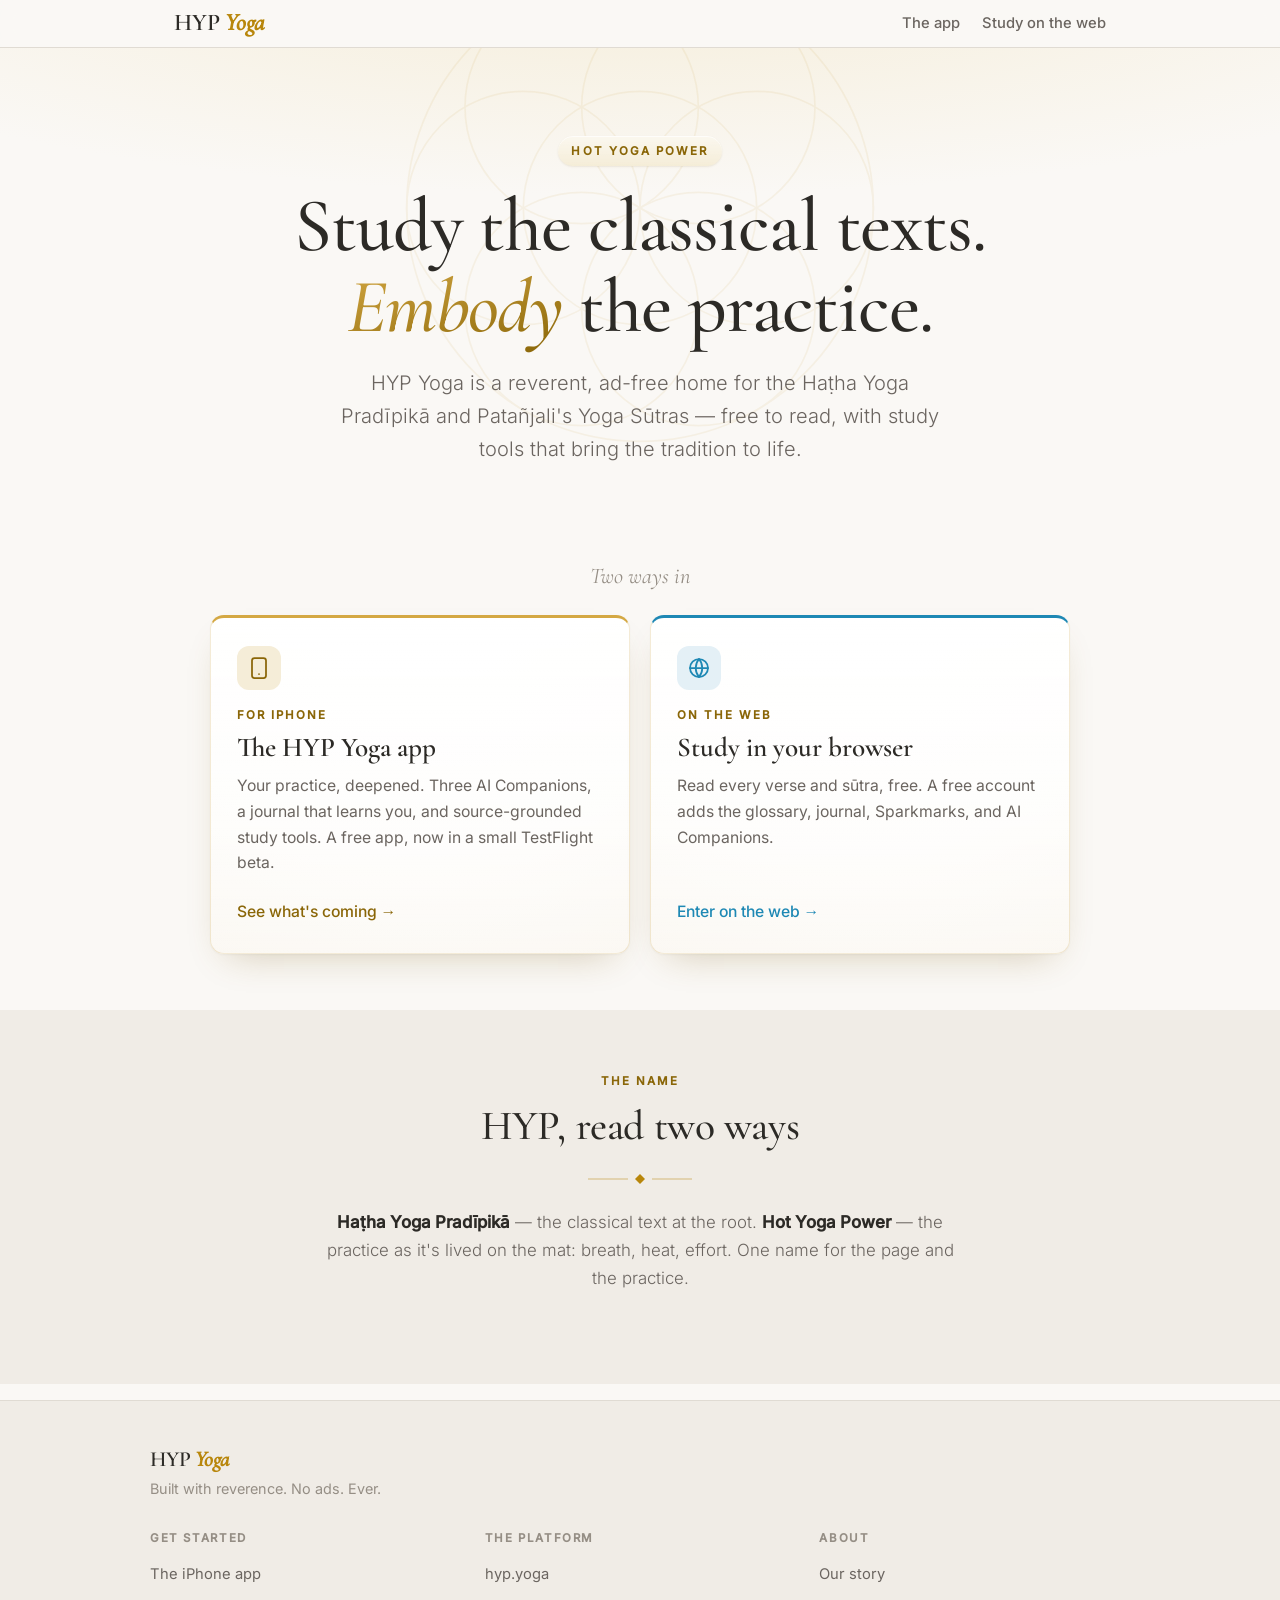
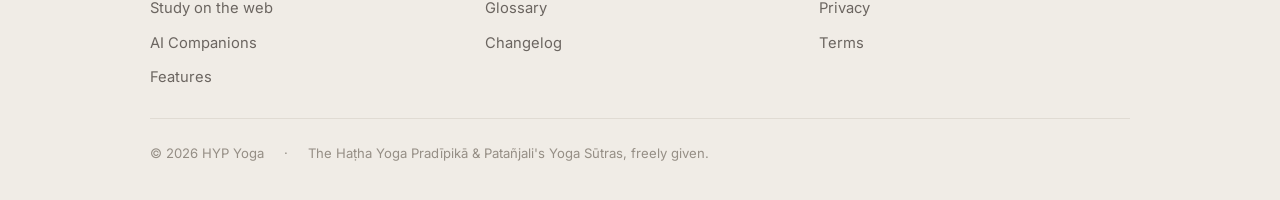
<file: index.html>
<!DOCTYPE html>
<html lang="en">
<head>
  <meta charset="UTF-8">
  <meta name="viewport" content="width=device-width, initial-scale=1.0">
  <title>HYP Yoga — Study the classical texts. Embody the practice.</title>
  <meta name="description" content="HYP Yoga is a reverent, ad-free home for the Haṭha Yoga Pradīpikā and Patañjali's Yoga Sūtras — free to read, with study tools that bring the tradition to life. On the web now, with a free iPhone app now in a small TestFlight beta.">
  <link rel="canonical" href="https://hotyogapower.com/">

  <meta property="og:type" content="website">
  <meta property="og:site_name" content="HYP Yoga">
  <meta property="og:title" content="HYP Yoga — Study the classical texts. Embody the practice.">
  <meta property="og:description" content="A reverent, ad-free home for the Haṭha Yoga Pradīpikā and Patañjali's Yoga Sūtras. Free to read, with study tools that bring the tradition to life.">
  <meta property="og:url" content="https://hotyogapower.com/">
  <meta property="og:image" content="https://hotyogapower.com/images/og-image.png">
  <meta property="og:image:width" content="1200">
  <meta property="og:image:height" content="630">
  <meta name="twitter:card" content="summary_large_image">
  <meta name="twitter:title" content="HYP Yoga — Study the classical texts. Embody the practice.">
  <meta name="twitter:description" content="A reverent, ad-free home for the Haṭha Yoga Pradīpikā and Patañjali's Yoga Sūtras.">
  <meta name="twitter:image" content="https://hotyogapower.com/images/og-image.png">

  <link rel="icon" type="image/png" sizes="32x32" href="/images/favicons/favicon-32x32.png">
  <link rel="icon" type="image/png" sizes="16x16" href="/images/favicons/favicon-16x16.png">
  <link rel="apple-touch-icon" href="/images/favicons/apple-touch-icon.png">
  <link rel="stylesheet" href="/fonts/fonts.css">
  <link rel="stylesheet" href="/style.css?v=20261026swami">
</head>
<body>
  <header class="site-header">
    <div class="site-header__inner">
      <a class="wordmark" href="/">HYP <em>Yoga</em></a>
      <nav class="site-nav" aria-label="Primary">
        <a href="/app">The app</a>
        <a href="/web">Study on the web</a>
      </nav>
    </div>
  </header>

  <main id="main">
    <!-- Hero -->
    <section class="hero">
      <div class="hero__inner">
        <span class="eyebrow eyebrow--pill hero__eyebrow">Hot Yoga Power</span>
        <h1 class="hero__title">Study the classical texts.<br><em>Embody</em> the practice.</h1>
        <p class="hero__sub">HYP Yoga is a reverent, ad-free home for the Haṭha Yoga Pradīpikā and Patañjali's Yoga Sūtras — free to read, with study tools that bring the tradition to life.</p>
      </div>
    </section>

    <!-- Two doors -->
    <section class="section" style="padding-top:0.5rem" aria-labelledby="doors-heading">
      <p class="doors-label" id="doors-heading">Two ways in</p>
      <div class="doors">
        <!-- The app -->
        <a class="door door--app" href="/app">
          <span class="door__icon" aria-hidden="true">
            <svg viewBox="0 0 24 24" fill="none" stroke="currentColor" stroke-width="1.75" stroke-linecap="round" stroke-linejoin="round"><rect x="5" y="2" width="14" height="20" rx="2.5"/><path d="M12 18h.01"/></svg>
          </span>
          <span class="eyebrow door__label">For iPhone</span>
          <h2 class="door__title">The HYP Yoga app</h2>
          <p class="door__desc">Your practice, deepened. Three AI Companions, a journal that learns you, and source-grounded study tools. A free app, now in a small TestFlight beta.</p>
          <span class="door__cta">See what's coming&nbsp;→</span>
        </a>

        <!-- The web -->
        <a class="door door--web" href="/web">
          <span class="door__icon" aria-hidden="true">
            <svg viewBox="0 0 24 24" fill="none" stroke="currentColor" stroke-width="1.75" stroke-linecap="round" stroke-linejoin="round"><circle cx="12" cy="12" r="9"/><path d="M3 12h18"/><path d="M12 3a14 14 0 0 1 0 18 14 14 0 0 1 0-18"/></svg>
          </span>
          <span class="eyebrow door__label">On the web</span>
          <h2 class="door__title">Study in your browser</h2>
          <p class="door__desc">Read every verse and sūtra, free. A free account adds the glossary, journal, Sparkmarks, and AI Companions.</p>
          <span class="door__cta">Enter on the web&nbsp;→</span>
        </a>
      </div>
    </section>

    <!-- The name: HYP read two ways -->
    <section class="section section--deep" aria-labelledby="name-heading">
      <div class="section__head">
        <span class="eyebrow section__eyebrow">The name</span>
        <h2 class="section__title" id="name-heading">HYP, read two ways</h2>
        <hr class="rule">
        <p class="section__lede"><strong style="font-weight:600;color:var(--color-text)">Haṭha Yoga Pradīpikā</strong> — the classical text at the root. <strong style="font-weight:600;color:var(--color-text)">Hot Yoga Power</strong> — the practice as it's lived on the mat: breath, heat, effort. One name for the page and the practice.</p>
      </div>
    </section>
  </main>

  <footer class="footer">
    <div class="footer__inner">
      <div class="footer__brand">
        <div class="wordmark">HYP <em>Yoga</em></div>
        <div class="footer__tagline">Built with reverence. No ads. Ever.</div>
      </div>
      <div class="footer__cols">
        <div class="footer__col">
          <h4>Get started</h4>
          <ul>
            <li><a href="/app">The iPhone app</a></li>
            <li><a href="/web">Study on the web</a></li>
            <li><a href="/companions">AI Companions</a></li>
            <li><a href="/features">Features</a></li>
          </ul>
        </div>
        <div class="footer__col">
          <h4>The platform</h4>
          <ul>
            <li><a href="https://hyp.yoga">hyp.yoga</a></li>
            <li><a href="https://hyp.yoga/glossary">Glossary</a></li>
            <li><a href="https://hyp.yoga/changelog">Changelog</a></li>
          </ul>
        </div>
        <div class="footer__col">
          <h4>About</h4>
          <ul>
            <li><a href="https://hyp.yoga/about">Our story</a></li>
            <li><a href="https://hyp.yoga/privacy">Privacy</a></li>
            <li><a href="https://hyp.yoga/terms">Terms</a></li>
          </ul>
        </div>
      </div>
      <div class="footer__legal">
        <span>© 2026 HYP Yoga</span>
        <span aria-hidden="true">·</span>
        <span>The Haṭha Yoga Pradīpikā &amp; Patañjali's Yoga Sūtras, freely given.</span>
      </div>
    </div>
  </footer>
</body>
</html>
</file>
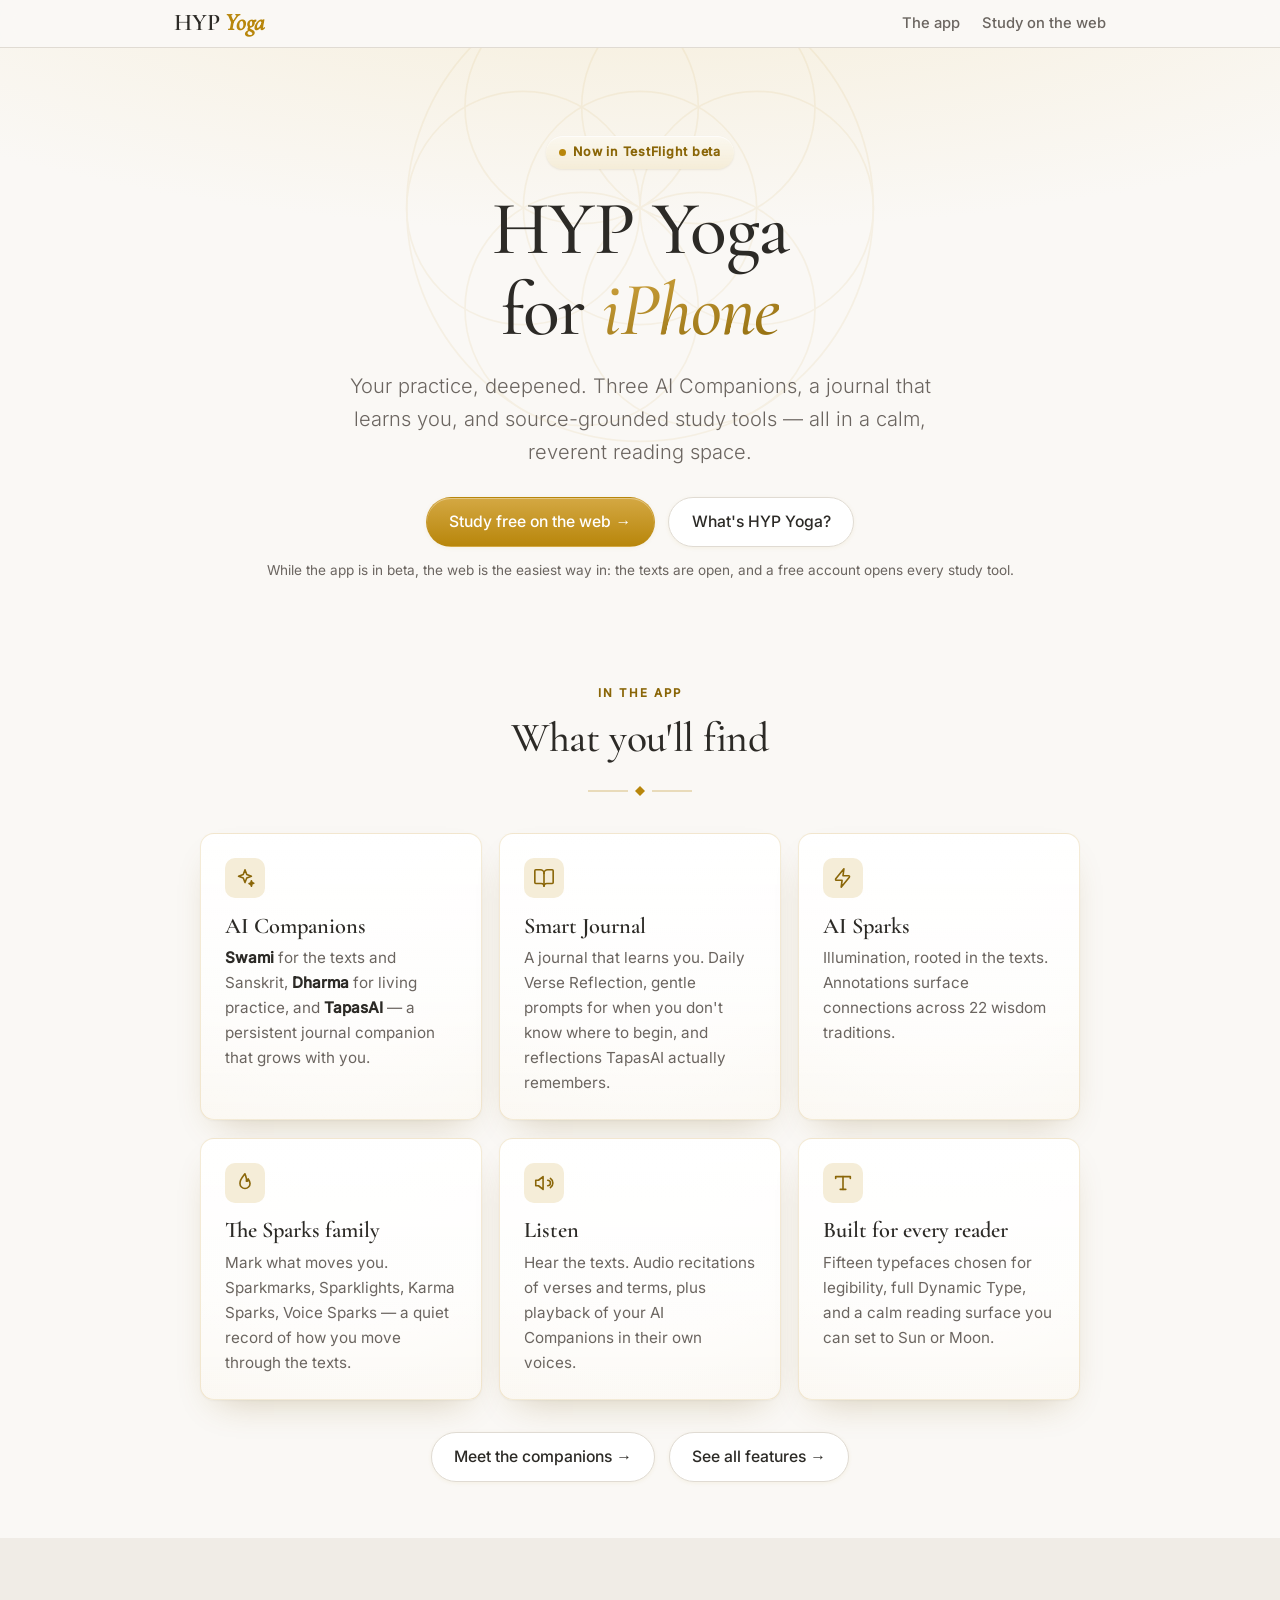
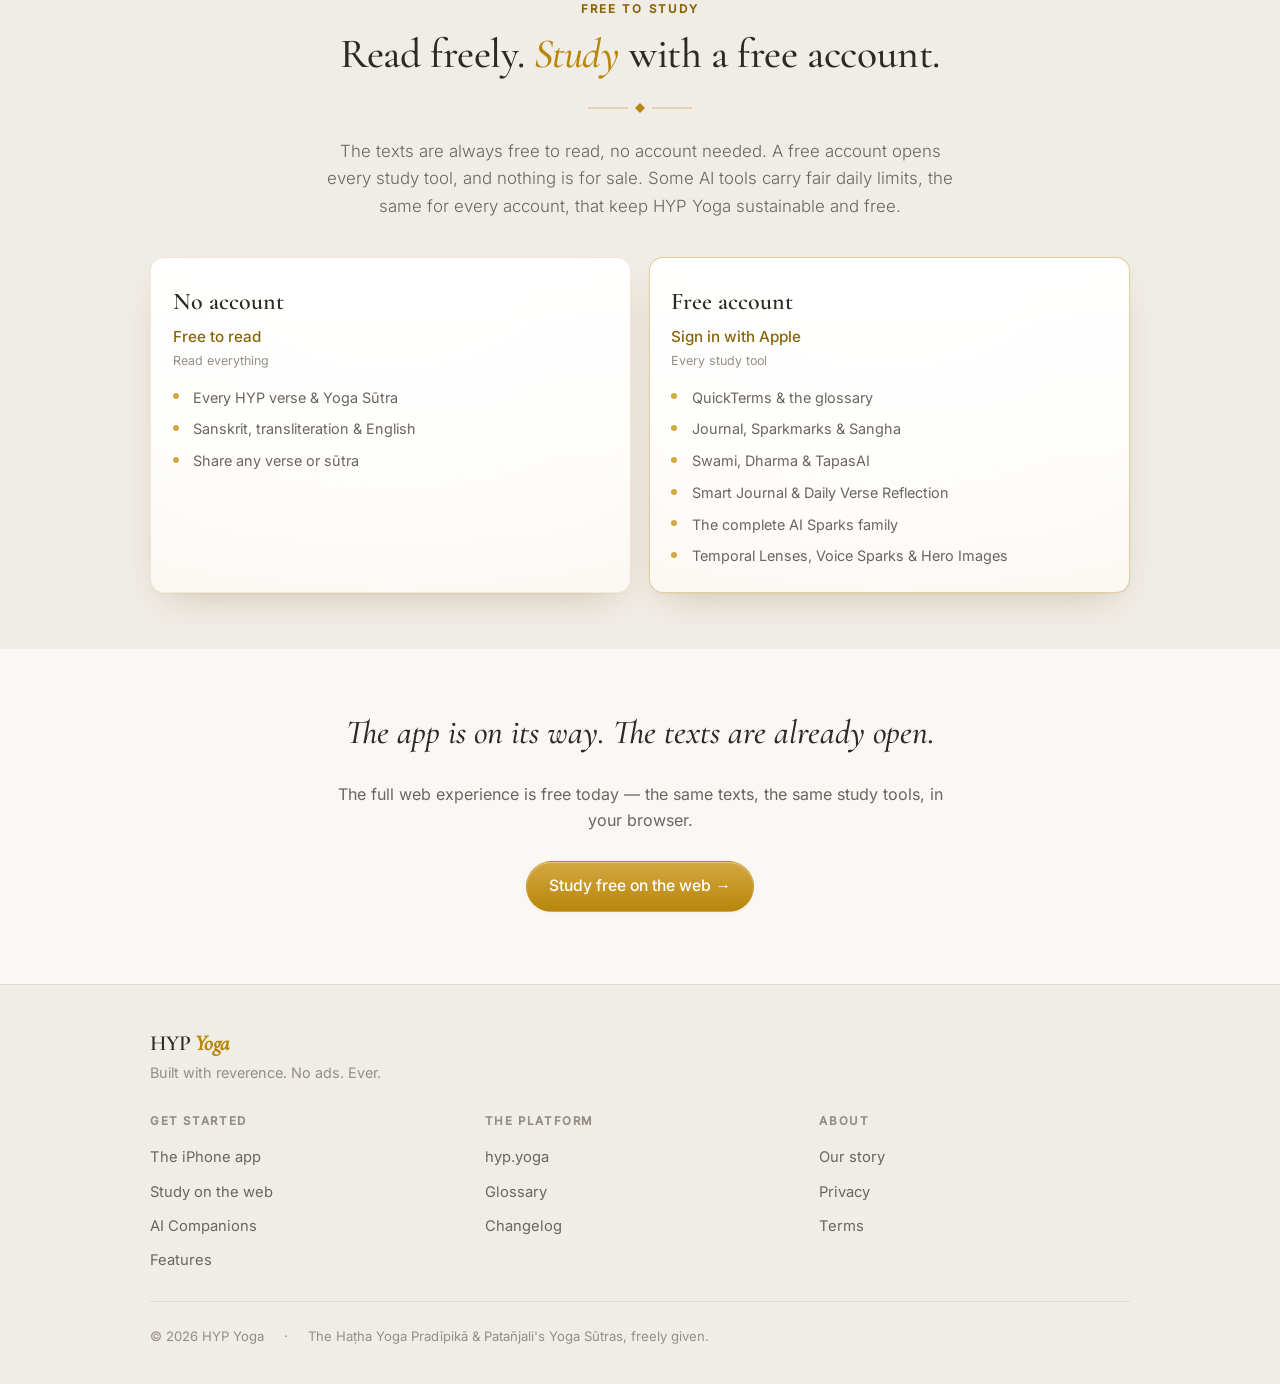
<file: app.html>
<!DOCTYPE html>
<html lang="en">
<head>
  <meta charset="UTF-8">
  <meta name="viewport" content="width=device-width, initial-scale=1.0">
  <title>The HYP Yoga app for iPhone — now in TestFlight beta</title>
  <meta name="description" content="Your practice, deepened. Three AI Companions, a journal that learns you, and source-grounded study tools. The free HYP Yoga app is now in a small TestFlight beta.">
  <link rel="canonical" href="https://hotyogapower.com/app">

  <meta property="og:type" content="website">
  <meta property="og:site_name" content="HYP Yoga">
  <meta property="og:title" content="The HYP Yoga app for iPhone — now in TestFlight beta">
  <meta property="og:description" content="Three AI Companions, a journal that learns you, and source-grounded study tools. A free app, now in a small TestFlight beta.">
  <meta property="og:url" content="https://hotyogapower.com/app">
  <meta property="og:image" content="https://hotyogapower.com/images/og-image.png">
  <meta property="og:image:width" content="1200">
  <meta property="og:image:height" content="630">
  <meta name="twitter:card" content="summary_large_image">
  <meta name="twitter:title" content="The HYP Yoga app for iPhone — now in TestFlight beta">
  <meta name="twitter:description" content="Three AI Companions, a journal that learns you, and source-grounded study tools.">
  <meta name="twitter:image" content="https://hotyogapower.com/images/og-image.png">

  <link rel="icon" type="image/png" sizes="32x32" href="/images/favicons/favicon-32x32.png">
  <link rel="icon" type="image/png" sizes="16x16" href="/images/favicons/favicon-16x16.png">
  <link rel="apple-touch-icon" href="/images/favicons/apple-touch-icon.png">
  <link rel="stylesheet" href="/fonts/fonts.css">
  <link rel="stylesheet" href="/style.css?v=20261026swami">
</head>
<body>
  <header class="site-header">
    <div class="site-header__inner">
      <a class="wordmark" href="/">HYP <em>Yoga</em></a>
      <nav class="site-nav" aria-label="Primary">
        <a href="/app">The app</a>
        <a href="/web">Study on the web</a>
      </nav>
    </div>
  </header>

  <main id="main">
    <!-- Hero -->
    <section class="hero">
      <div class="hero__inner">
        <span class="badge hero__eyebrow"><span class="badge__dot" aria-hidden="true"></span>Now in TestFlight beta</span>
        <h1 class="hero__title">HYP Yoga<br>for <em>iPhone</em></h1>
        <p class="hero__sub">Your practice, deepened. Three AI Companions, a journal that learns you, and source-grounded study tools — all in a calm, reverent reading space.</p>
        <div class="stack-cta">
          <a class="btn btn--primary" href="/web">Study free on the web&nbsp;→</a>
          <a class="btn btn--secondary" href="/">What's HYP Yoga?</a>
        </div>
        <p class="muted mt-sm" style="font-size:0.85rem">While the app is in beta, the web is the easiest way in: the texts are open, and a free account opens every study tool.</p>
      </div>
    </section>

    <!-- What you'll find -->
    <section class="section" aria-labelledby="find-heading">
      <div class="section__head">
        <span class="eyebrow section__eyebrow">In the app</span>
        <h2 class="section__title" id="find-heading">What you'll find</h2>
        <hr class="rule">
      </div>
      <div class="features">
        <div class="feature">
          <span class="feature__icon" aria-hidden="true">
            <svg viewBox="0 0 24 24" fill="none" stroke="currentColor" stroke-width="1.75" stroke-linecap="round" stroke-linejoin="round"><path d="M12 3l1.9 5.1L19 10l-5.1 1.9L12 17l-1.9-5.1L5 10l5.1-1.9z"/><path d="M19 15l.7 1.9 1.9.7-1.9.7L19 21l-.7-1.9L16.4 18l1.9-.6z"/></svg>
          </span>
          <h3 class="feature__title">AI Companions</h3>
          <p class="feature__desc"><strong>Swami</strong> for the texts and Sanskrit, <strong>Dharma</strong> for living practice, and <strong>TapasAI</strong> — a persistent journal companion that grows with you.</p>
        </div>
        <div class="feature">
          <span class="feature__icon" aria-hidden="true">
            <svg viewBox="0 0 24 24" fill="none" stroke="currentColor" stroke-width="1.75" stroke-linecap="round" stroke-linejoin="round"><path d="M12 7v14"/><path d="M3 18a1 1 0 0 1-1-1V4a1 1 0 0 1 1-1h5a4 4 0 0 1 4 4 4 4 0 0 1 4-4h5a1 1 0 0 1 1 1v13a1 1 0 0 1-1 1h-6a3 3 0 0 0-3 3 3 3 0 0 0-3-3z"/></svg>
          </span>
          <h3 class="feature__title">Smart Journal</h3>
          <p class="feature__desc">A journal that learns you. Daily Verse Reflection, gentle prompts for when you don't know where to begin, and reflections TapasAI actually remembers.</p>
        </div>
        <div class="feature">
          <span class="feature__icon" aria-hidden="true">
            <svg viewBox="0 0 24 24" fill="none" stroke="currentColor" stroke-width="1.75" stroke-linecap="round" stroke-linejoin="round"><path d="M13 2 4.1 12.9a1 1 0 0 0 .8 1.6H11l-1 7.5 8.9-10.9a1 1 0 0 0-.8-1.6H12z"/></svg>
          </span>
          <h3 class="feature__title">AI Sparks</h3>
          <p class="feature__desc">Illumination, rooted in the texts. Annotations surface connections across 22 wisdom traditions.</p>
        </div>
        <div class="feature">
          <span class="feature__icon" aria-hidden="true">
            <svg viewBox="0 0 24 24" fill="none" stroke="currentColor" stroke-width="1.75" stroke-linecap="round" stroke-linejoin="round"><path d="M12 2C9 6 6.5 8 6.5 12.5A5.5 5.5 0 0 0 17.5 12.5c0-2-1-3.6-2-5 0 1.6-1 2.6-2 2.6 1-2.6-1-6-1.5-8.1z"/></svg>
          </span>
          <h3 class="feature__title">The Sparks family</h3>
          <p class="feature__desc">Mark what moves you. Sparkmarks, Sparklights, Karma Sparks, Voice Sparks — a quiet record of how you move through the texts.</p>
        </div>
        <div class="feature">
          <span class="feature__icon" aria-hidden="true">
            <svg viewBox="0 0 24 24" fill="none" stroke="currentColor" stroke-width="1.75" stroke-linecap="round" stroke-linejoin="round"><path d="M11 5 6 9H3v6h3l5 4z"/><path d="M16 9a3 3 0 0 1 0 6"/><path d="M19 7a6 6 0 0 1 0 10"/></svg>
          </span>
          <h3 class="feature__title">Listen</h3>
          <p class="feature__desc">Hear the texts. Audio recitations of verses and terms, plus playback of your AI Companions in their own voices.</p>
        </div>
        <div class="feature">
          <span class="feature__icon" aria-hidden="true">
            <svg viewBox="0 0 24 24" fill="none" stroke="currentColor" stroke-width="1.75" stroke-linecap="round" stroke-linejoin="round"><path d="M4 7V5h16v2"/><path d="M12 5v14"/><path d="M9 19h6"/></svg>
          </span>
          <h3 class="feature__title">Built for every reader</h3>
          <p class="feature__desc">Fifteen typefaces chosen for legibility, full Dynamic Type, and a calm reading surface you can set to Sun or Moon.</p>
        </div>
      </div>
      <div class="stack-cta" style="margin-top:2rem">
        <a class="btn btn--secondary" href="/companions">Meet the companions&nbsp;→</a>
        <a class="btn btn--secondary" href="/features">See all features&nbsp;→</a>
      </div>
    </section>

    <!-- Free access -->
    <section class="section section--deep" aria-labelledby="tiers-heading">
      <div class="section__head">
        <span class="eyebrow section__eyebrow">Free to study</span>
        <h2 class="section__title" id="tiers-heading">Read freely. <em>Study</em> with a free account.</h2>
        <hr class="rule">
        <p class="section__lede">The texts are always free to read, no account needed. A free account opens every study tool, and nothing is for sale. Some AI tools carry fair daily limits, the same for every account, that keep HYP Yoga sustainable and free.</p>
      </div>
      <div class="tiers">
        <div class="tier">
          <div class="tier__name">No account</div>
          <div class="tier__price">Free to read</div>
          <div class="tier__note">Read everything</div>
          <ul class="tier__list">
            <li>Every HYP verse &amp; Yoga Sūtra</li>
            <li>Sanskrit, transliteration &amp; English</li>
            <li>Share any verse or sūtra</li>
          </ul>
        </div>
        <div class="tier tier--featured">
          <div class="tier__name">Free account</div>
          <div class="tier__price">Sign in with Apple</div>
          <div class="tier__note">Every study tool</div>
          <ul class="tier__list">
            <li>QuickTerms &amp; the glossary</li>
            <li>Journal, Sparkmarks &amp; Sangha</li>
            <li>Swami, Dharma &amp; TapasAI</li>
            <li>Smart Journal &amp; Daily Verse Reflection</li>
            <li>The complete AI Sparks family</li>
            <li>Temporal Lenses, Voice Sparks &amp; Hero Images</li>
          </ul>
        </div>
      </div>
    </section>

    <!-- Closing callout -->
    <section class="section" aria-labelledby="closing-heading">
      <div class="callout">
        <h2 class="callout__title" id="closing-heading">The app is on its way. The texts are already open.</h2>
        <p class="muted">The full web experience is free today — the same texts, the same study tools, in your browser.</p>
        <div class="stack-cta">
          <a class="btn btn--primary" href="/web">Study free on the web&nbsp;→</a>
        </div>
      </div>
    </section>
  </main>

  <footer class="footer">
    <div class="footer__inner">
      <div class="footer__brand">
        <div class="wordmark">HYP <em>Yoga</em></div>
        <div class="footer__tagline">Built with reverence. No ads. Ever.</div>
      </div>
      <div class="footer__cols">
        <div class="footer__col">
          <h4>Get started</h4>
          <ul>
            <li><a href="/app">The iPhone app</a></li>
            <li><a href="/web">Study on the web</a></li>
            <li><a href="/companions">AI Companions</a></li>
            <li><a href="/features">Features</a></li>
          </ul>
        </div>
        <div class="footer__col">
          <h4>The platform</h4>
          <ul>
            <li><a href="https://hyp.yoga">hyp.yoga</a></li>
            <li><a href="https://hyp.yoga/glossary">Glossary</a></li>
            <li><a href="https://hyp.yoga/changelog">Changelog</a></li>
          </ul>
        </div>
        <div class="footer__col">
          <h4>About</h4>
          <ul>
            <li><a href="https://hyp.yoga/about">Our story</a></li>
            <li><a href="https://hyp.yoga/privacy">Privacy</a></li>
            <li><a href="https://hyp.yoga/terms">Terms</a></li>
          </ul>
        </div>
      </div>
      <div class="footer__legal">
        <span>© 2026 HYP Yoga</span>
        <span aria-hidden="true">·</span>
        <span>The Haṭha Yoga Pradīpikā &amp; Patañjali's Yoga Sūtras, freely given.</span>
      </div>
    </div>
  </footer>
</body>
</html>
</file>
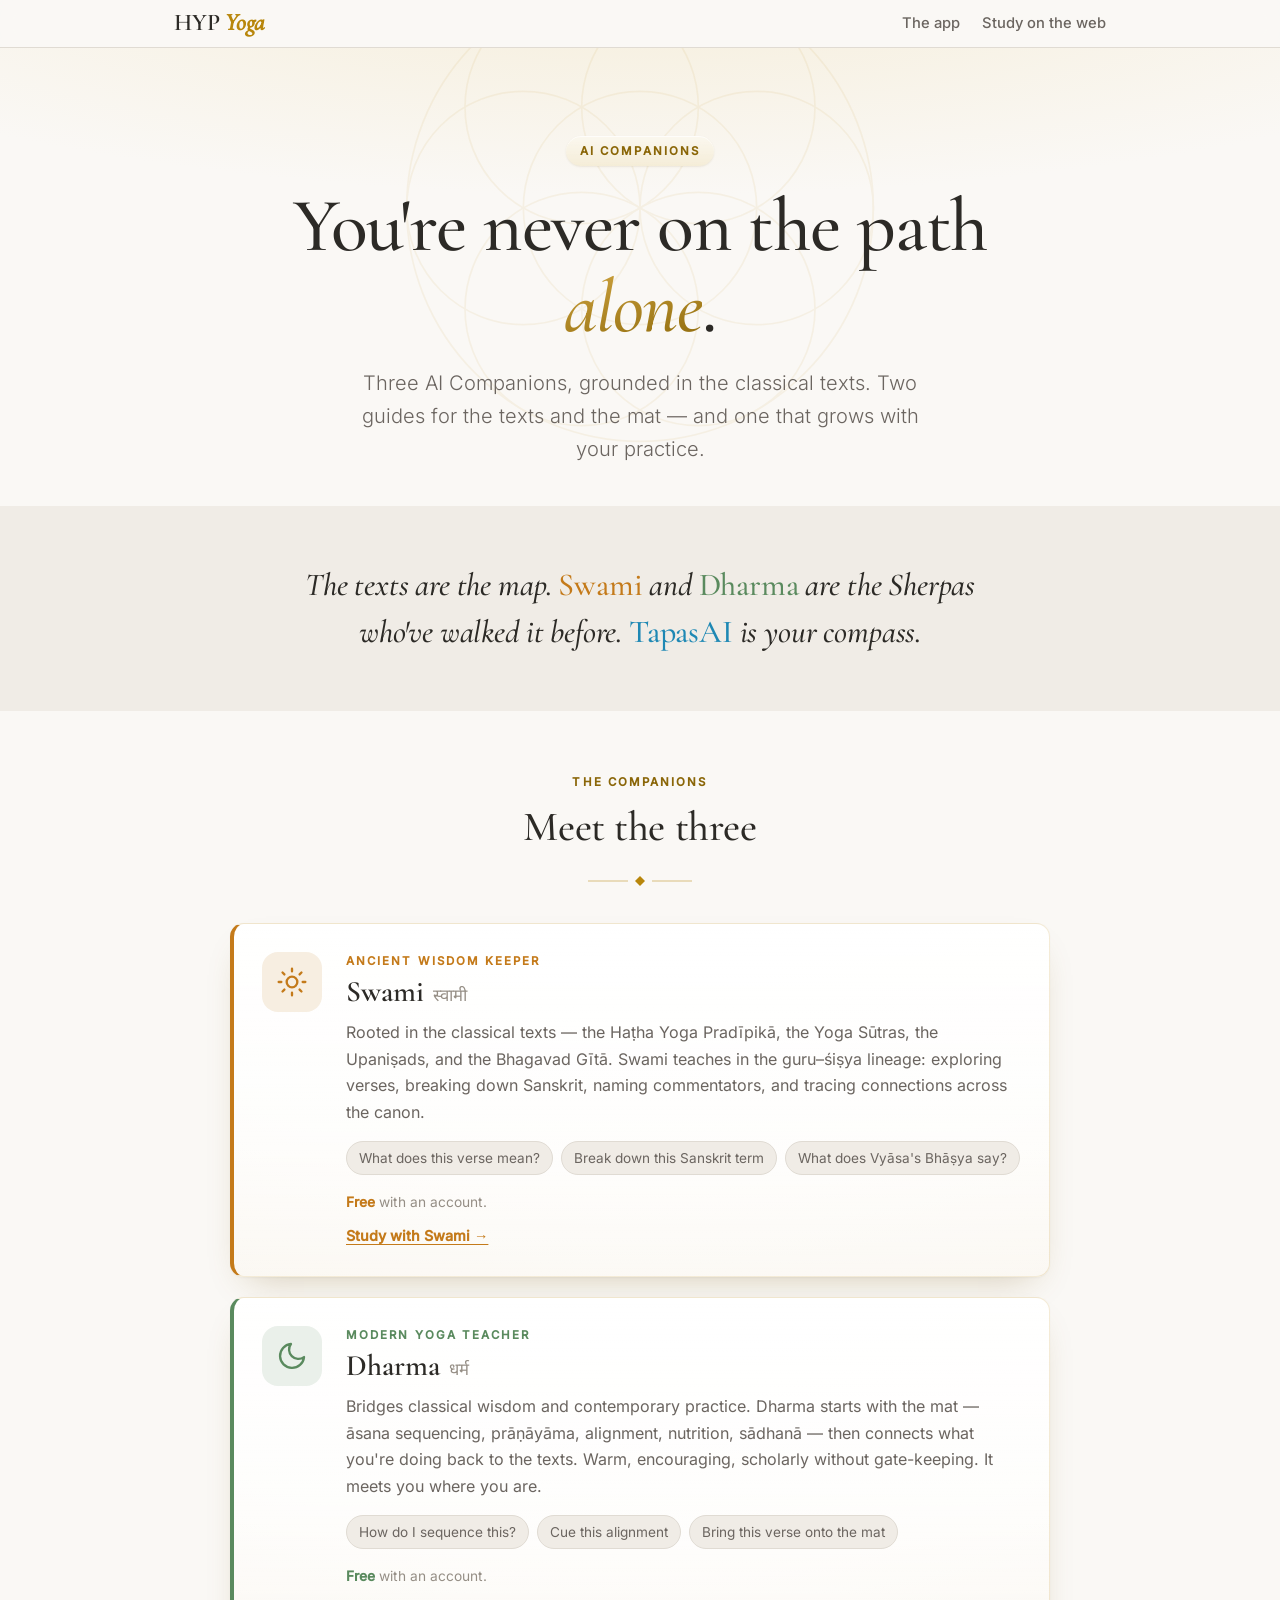
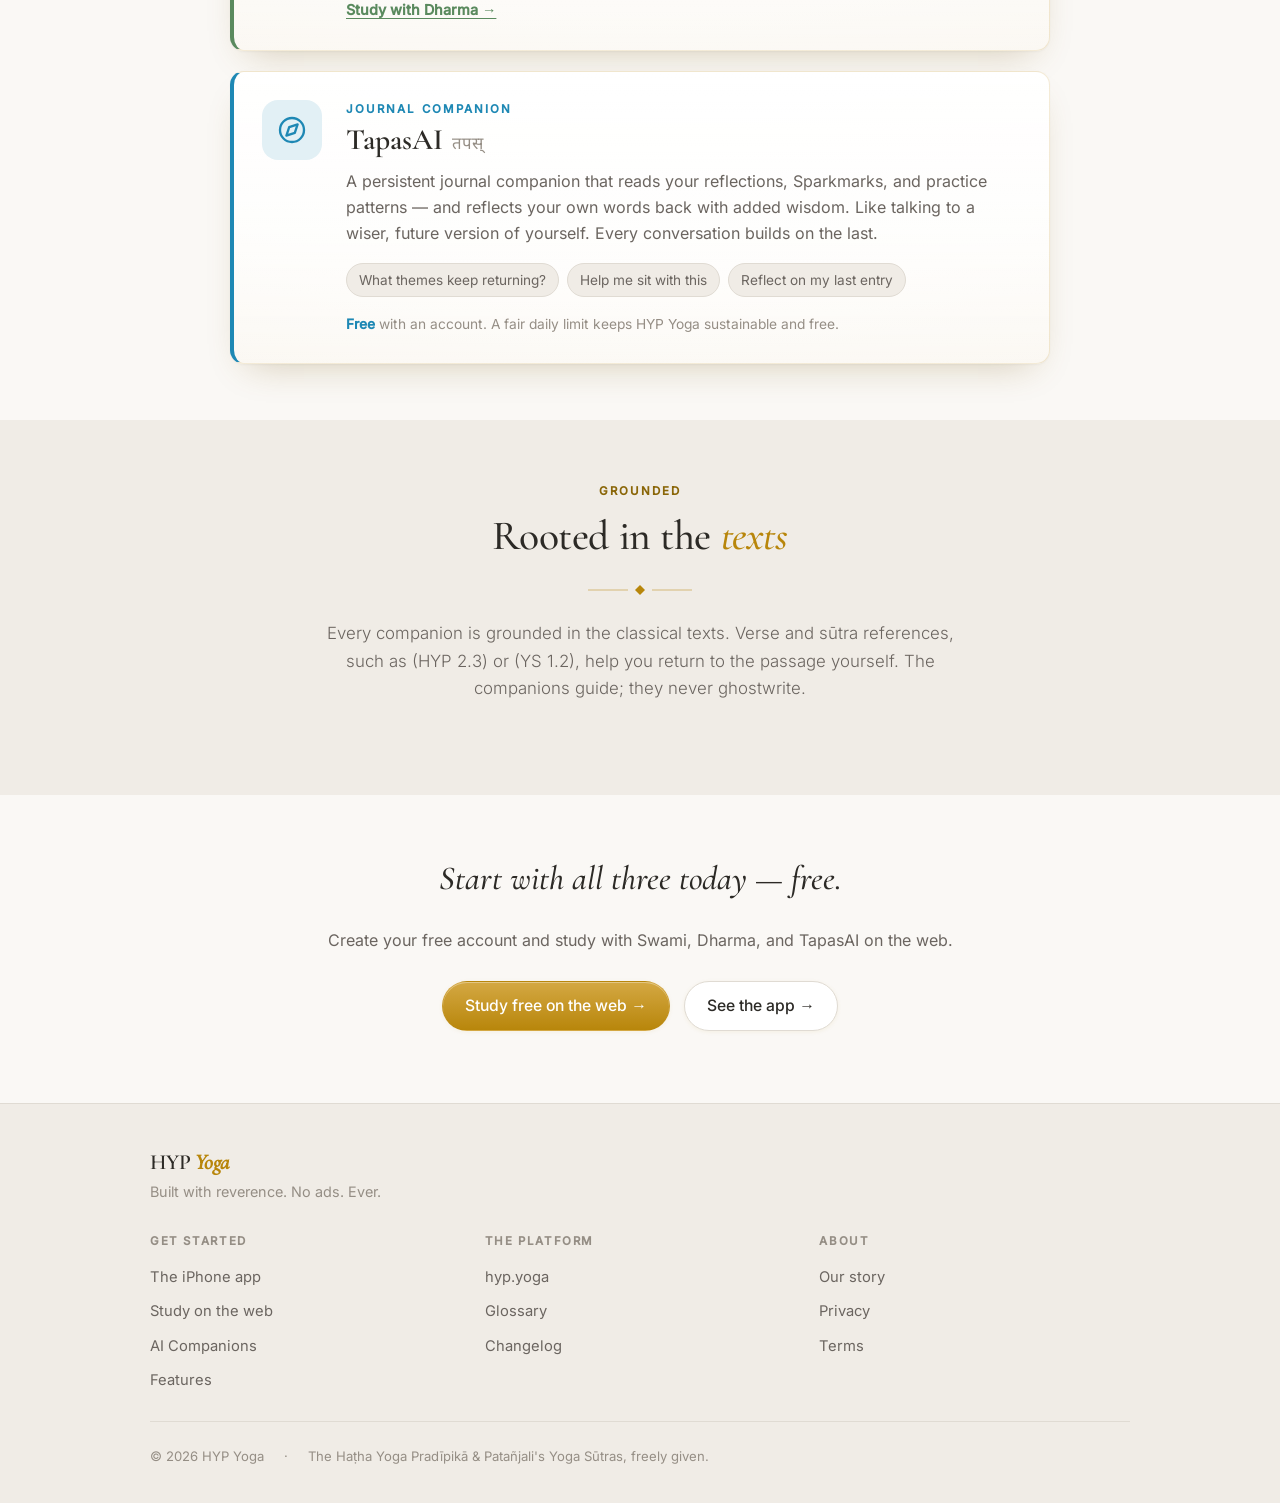
<file: companions.html>
<!DOCTYPE html>
<html lang="en">
<head>
  <meta charset="UTF-8">
  <meta name="viewport" content="width=device-width, initial-scale=1.0">
  <title>Meet the AI Companions — Swami, Dharma &amp; TapasAI</title>
  <meta name="description" content="Three AI Companions grounded in the classical texts: Swami for the texts, Dharma for the mat, and TapasAI — a persistent journal companion that grows with your practice.">
  <link rel="canonical" href="https://hotyogapower.com/companions">

  <meta property="og:type" content="website">
  <meta property="og:site_name" content="HYP Yoga">
  <meta property="og:title" content="Meet the AI Companions — Swami, Dharma &amp; TapasAI">
  <meta property="og:description" content="Two guides for the texts and the mat, and one companion that grows with your practice — grounded in the classical texts.">
  <meta property="og:url" content="https://hotyogapower.com/companions">
  <meta property="og:image" content="https://hotyogapower.com/images/og-image.png">
  <meta property="og:image:width" content="1200">
  <meta property="og:image:height" content="630">
  <meta name="twitter:card" content="summary_large_image">
  <meta name="twitter:title" content="Meet the AI Companions — Swami, Dharma &amp; TapasAI">
  <meta name="twitter:description" content="Two guides and a journal companion, grounded in the classical texts.">
  <meta name="twitter:image" content="https://hotyogapower.com/images/og-image.png">

  <link rel="icon" type="image/png" sizes="32x32" href="/images/favicons/favicon-32x32.png">
  <link rel="icon" type="image/png" sizes="16x16" href="/images/favicons/favicon-16x16.png">
  <link rel="apple-touch-icon" href="/images/favicons/apple-touch-icon.png">
  <link rel="stylesheet" href="/fonts/fonts.css">
  <link rel="stylesheet" href="/style.css?v=20261026swami">
</head>
<body>
  <header class="site-header">
    <div class="site-header__inner">
      <a class="wordmark" href="/">HYP <em>Yoga</em></a>
      <nav class="site-nav" aria-label="Primary">
        <a href="/app">The app</a>
        <a href="/web">Study on the web</a>
      </nav>
    </div>
  </header>

  <main id="main">
    <!-- Hero -->
    <section class="hero">
      <div class="hero__inner">
        <span class="eyebrow eyebrow--pill hero__eyebrow">AI Companions</span>
        <h1 class="hero__title">You're never on the path <em>alone</em>.</h1>
        <p class="hero__sub">Three AI Companions, grounded in the classical texts. Two guides for the texts and the mat — and one that grows with your practice.</p>
      </div>
    </section>

    <!-- Mantra: map / Sherpas / compass -->
    <section class="section section--deep" aria-label="How the companions fit the path">
      <p class="mantra">The texts are the map. <span class="m-swami">Swami</span> and <span class="m-dharma">Dharma</span> are the Sherpas who've walked it before. <span class="m-tapas">TapasAI</span> is your compass.</p>
    </section>

    <!-- The three companions -->
    <section class="section" aria-labelledby="three-heading">
      <div class="section__head">
        <span class="eyebrow section__eyebrow">The companions</span>
        <h2 class="section__title" id="three-heading">Meet the three</h2>
        <hr class="rule">
      </div>

      <div class="companions">
        <!-- Swami -->
        <article class="companion-card companion-card--swami">
          <span class="companion-card__icon" aria-hidden="true">
            <svg viewBox="0 0 24 24" fill="none" stroke="currentColor" stroke-width="1.75" stroke-linecap="round" stroke-linejoin="round"><circle cx="12" cy="12" r="4"/><path d="M12 2v2M12 20v2M4.9 4.9l1.4 1.4M17.7 17.7l1.4 1.4M2 12h2M20 12h2M4.9 19.1l1.4-1.4M17.7 6.3l1.4-1.4"/></svg>
          </span>
          <div class="companion-card__head">
            <span class="eyebrow companion-card__role">Ancient Wisdom Keeper</span>
            <h3 class="companion-card__name">Swami <span class="companion-card__sanskrit" lang="sa" title="svāmī — master">स्वामी</span></h3>
          </div>
          <div class="companion-card__body">
            <p class="companion-card__desc">Rooted in the classical texts — the Haṭha Yoga Pradīpikā, the Yoga Sūtras, the Upaniṣads, and the Bhagavad Gītā. Swami teaches in the guru–śiṣya lineage: exploring verses, breaking down Sanskrit, naming commentators, and tracing connections across the canon.</p>
            <div class="companion-asks">
              <span class="companion-ask">What does this verse mean?</span>
              <span class="companion-ask">Break down this Sanskrit term</span>
              <span class="companion-ask">What does Vyāsa's Bhāṣya say?</span>
            </div>
            <p class="companion-tier"><strong>Free</strong> with an account.</p>
            <p class="companion-card__link"><a href="https://hyp.yoga/ai/swami">Study with Swami →</a></p>
          </div>
        </article>

        <!-- Dharma -->
        <article class="companion-card companion-card--dharma">
          <span class="companion-card__icon" aria-hidden="true">
            <svg viewBox="0 0 24 24" fill="none" stroke="currentColor" stroke-width="1.75" stroke-linecap="round" stroke-linejoin="round"><path d="M21 12.8A9 9 0 1 1 11.2 3 7 7 0 0 0 21 12.8z"/></svg>
          </span>
          <div class="companion-card__head">
            <span class="eyebrow companion-card__role">Modern Yoga Teacher</span>
            <h3 class="companion-card__name">Dharma <span class="companion-card__sanskrit" lang="sa" title="dharma — the path">धर्म</span></h3>
          </div>
          <div class="companion-card__body">
            <p class="companion-card__desc">Bridges classical wisdom and contemporary practice. Dharma starts with the mat — āsana sequencing, prāṇāyāma, alignment, nutrition, sādhanā — then connects what you're doing back to the texts. Warm, encouraging, scholarly without gate-keeping. It meets you where you are.</p>
            <div class="companion-asks">
              <span class="companion-ask">How do I sequence this?</span>
              <span class="companion-ask">Cue this alignment</span>
              <span class="companion-ask">Bring this verse onto the mat</span>
            </div>
            <p class="companion-tier"><strong>Free</strong> with an account.</p>
            <p class="companion-card__link"><a href="https://hyp.yoga/ai/dharma">Study with Dharma →</a></p>
          </div>
        </article>

        <!-- TapasAI -->
        <article class="companion-card companion-card--tapas">
          <span class="companion-card__icon" aria-hidden="true">
            <svg viewBox="0 0 24 24" fill="none" stroke="currentColor" stroke-width="1.75" stroke-linecap="round" stroke-linejoin="round"><circle cx="12" cy="12" r="9"/><polygon points="16.2 7.8 14.1 14.1 7.8 16.2 9.9 9.9"/></svg>
          </span>
          <div class="companion-card__head">
            <span class="eyebrow companion-card__role">Journal Companion</span>
            <h3 class="companion-card__name">TapasAI <span class="companion-card__sanskrit" lang="sa" title="tapas — heat, discipline">तपस्</span></h3>
          </div>
          <div class="companion-card__body">
            <p class="companion-card__desc">A persistent journal companion that reads your reflections, Sparkmarks, and practice patterns — and reflects your own words back with added wisdom. Like talking to a wiser, future version of yourself. Every conversation builds on the last.</p>
            <div class="companion-asks">
              <span class="companion-ask">What themes keep returning?</span>
              <span class="companion-ask">Help me sit with this</span>
              <span class="companion-ask">Reflect on my last entry</span>
            </div>
            <p class="companion-tier"><strong>Free</strong> with an account. A fair daily limit keeps HYP Yoga sustainable and free.</p>
          </div>
        </article>
      </div>
    </section>

    <!-- Accountable AI -->
    <section class="section section--deep" aria-labelledby="grounded-heading">
      <div class="section__head">
        <span class="eyebrow section__eyebrow">Grounded</span>
        <h2 class="section__title" id="grounded-heading">Rooted in the <em>texts</em></h2>
        <hr class="rule">
        <p class="section__lede">Every companion is grounded in the classical texts. Verse and sūtra references, such as (HYP 2.3) or (YS 1.2), help you return to the passage yourself. The companions guide; they never ghostwrite.</p>
      </div>
    </section>

    <!-- Closing CTA -->
    <section class="section" aria-labelledby="closing-heading">
      <div class="callout">
        <h2 class="callout__title" id="closing-heading">Start with all three today — free.</h2>
        <p class="muted">Create your free account and study with Swami, Dharma, and TapasAI on the web.</p>
        <div class="stack-cta">
          <a class="btn btn--primary" href="/web">Study free on the web&nbsp;→</a>
          <a class="btn btn--secondary" href="/app">See the app&nbsp;→</a>
        </div>
      </div>
    </section>
  </main>

  <footer class="footer">
    <div class="footer__inner">
      <div class="footer__brand">
        <div class="wordmark">HYP <em>Yoga</em></div>
        <div class="footer__tagline">Built with reverence. No ads. Ever.</div>
      </div>
      <div class="footer__cols">
        <div class="footer__col">
          <h4>Get started</h4>
          <ul>
            <li><a href="/app">The iPhone app</a></li>
            <li><a href="/web">Study on the web</a></li>
            <li><a href="/companions">AI Companions</a></li>
            <li><a href="/features">Features</a></li>
          </ul>
        </div>
        <div class="footer__col">
          <h4>The platform</h4>
          <ul>
            <li><a href="https://hyp.yoga">hyp.yoga</a></li>
            <li><a href="https://hyp.yoga/glossary">Glossary</a></li>
            <li><a href="https://hyp.yoga/changelog">Changelog</a></li>
          </ul>
        </div>
        <div class="footer__col">
          <h4>About</h4>
          <ul>
            <li><a href="https://hyp.yoga/about">Our story</a></li>
            <li><a href="https://hyp.yoga/privacy">Privacy</a></li>
            <li><a href="https://hyp.yoga/terms">Terms</a></li>
          </ul>
        </div>
      </div>
      <div class="footer__legal">
        <span>© 2026 HYP Yoga</span>
        <span aria-hidden="true">·</span>
        <span>The Haṭha Yoga Pradīpikā &amp; Patañjali's Yoga Sūtras, freely given.</span>
      </div>
    </div>
  </footer>
</body>
</html>
</file>
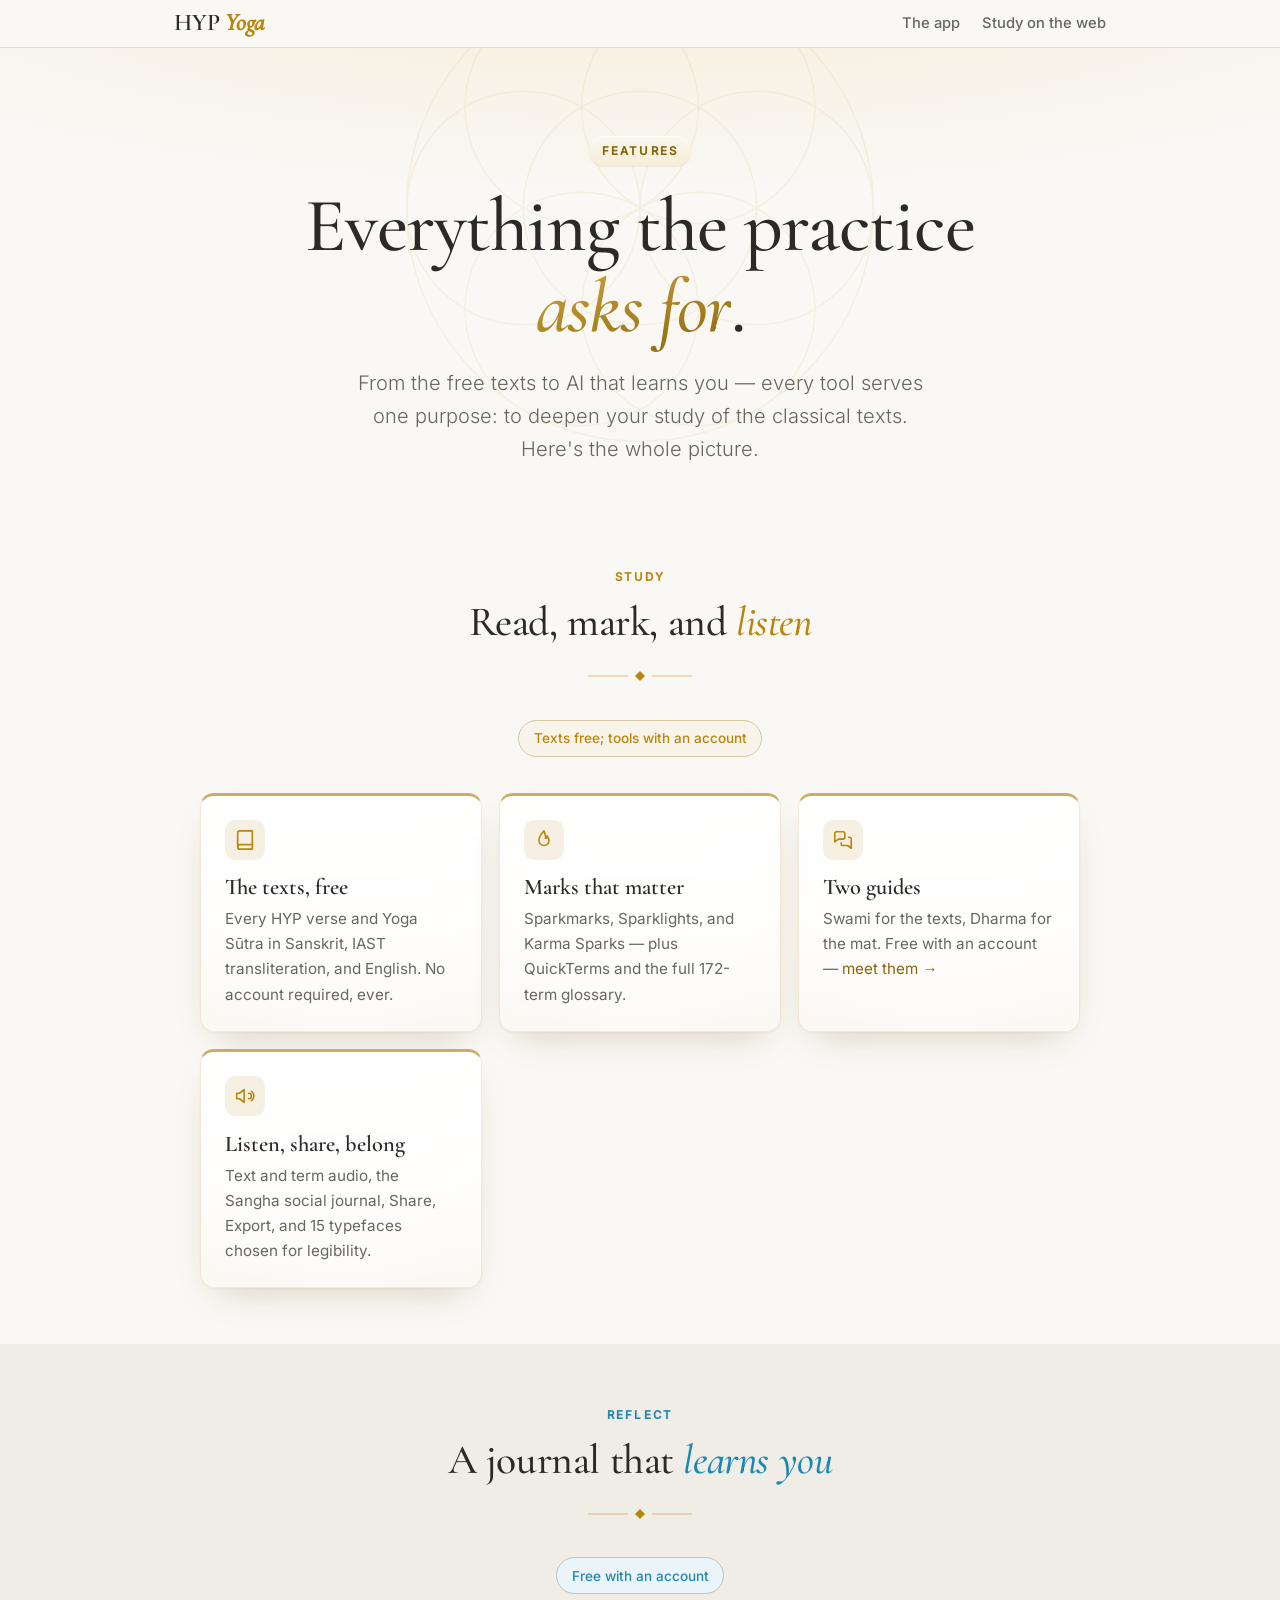
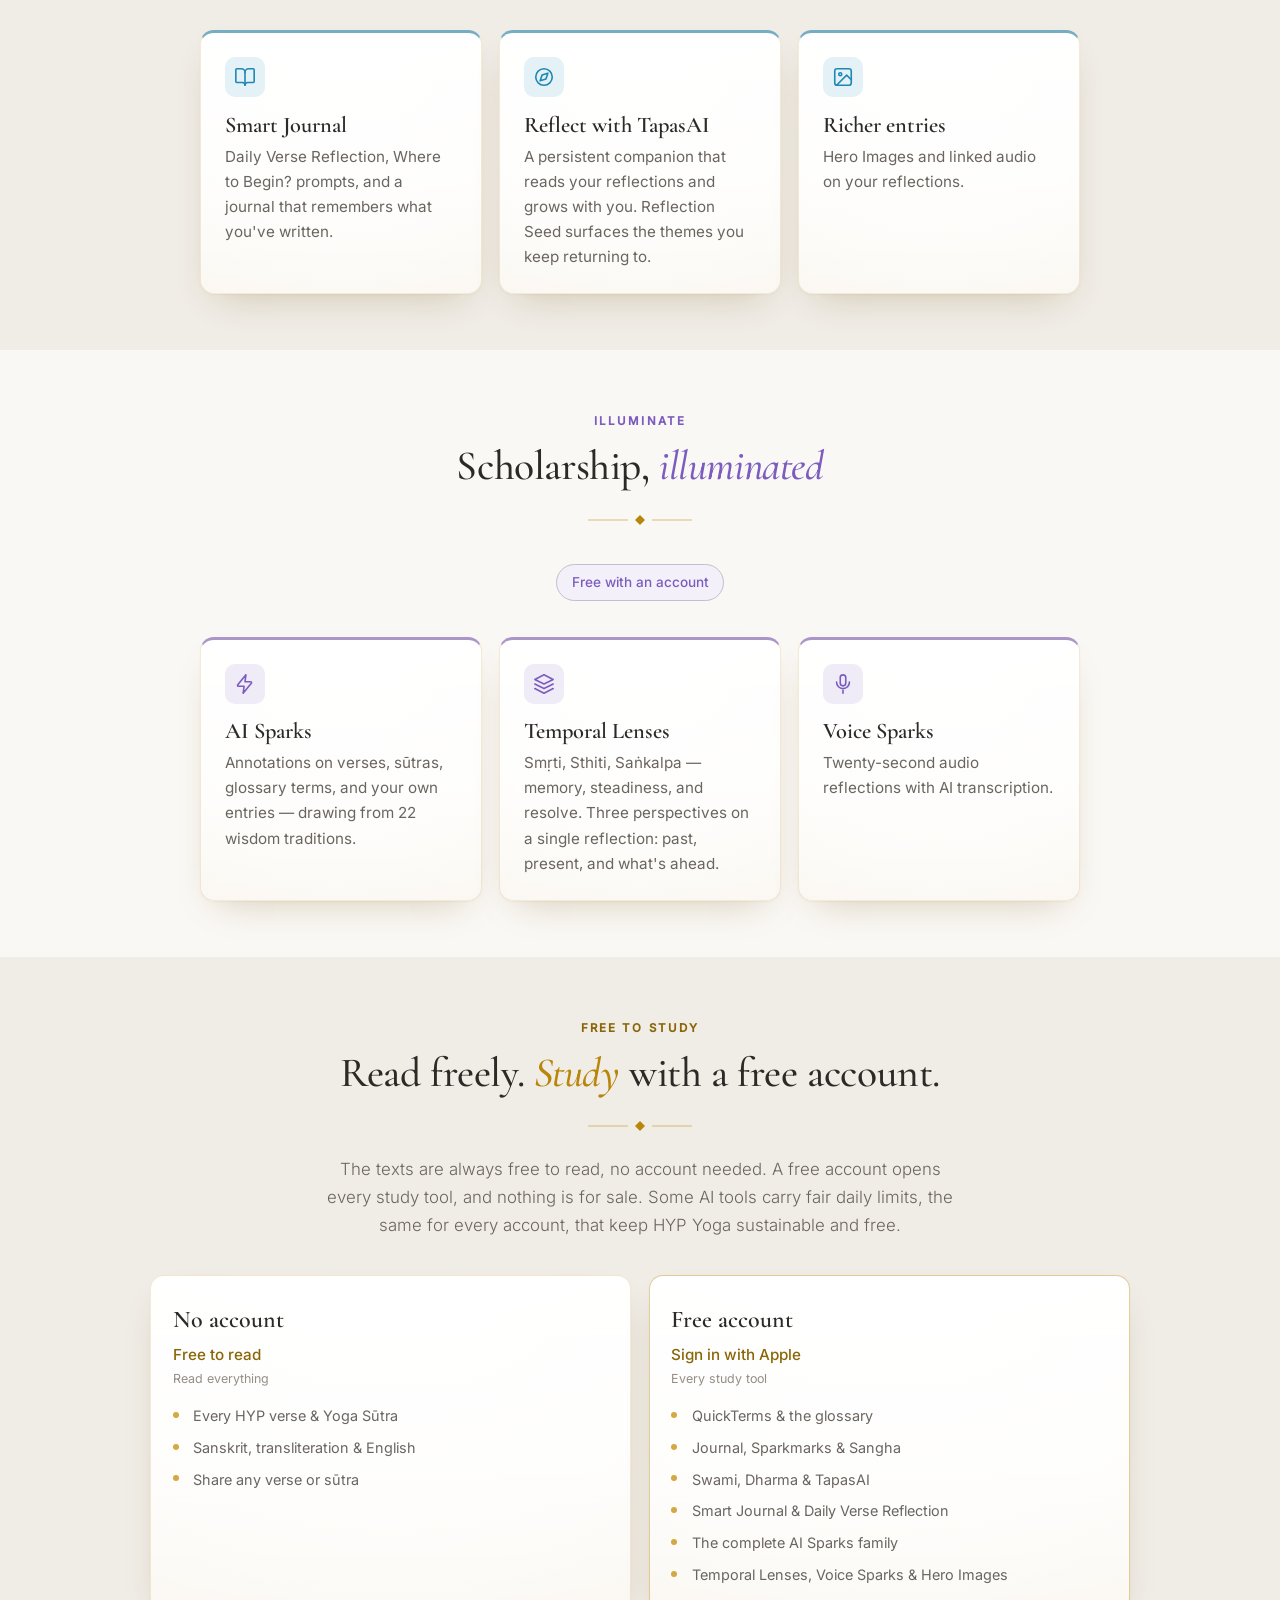
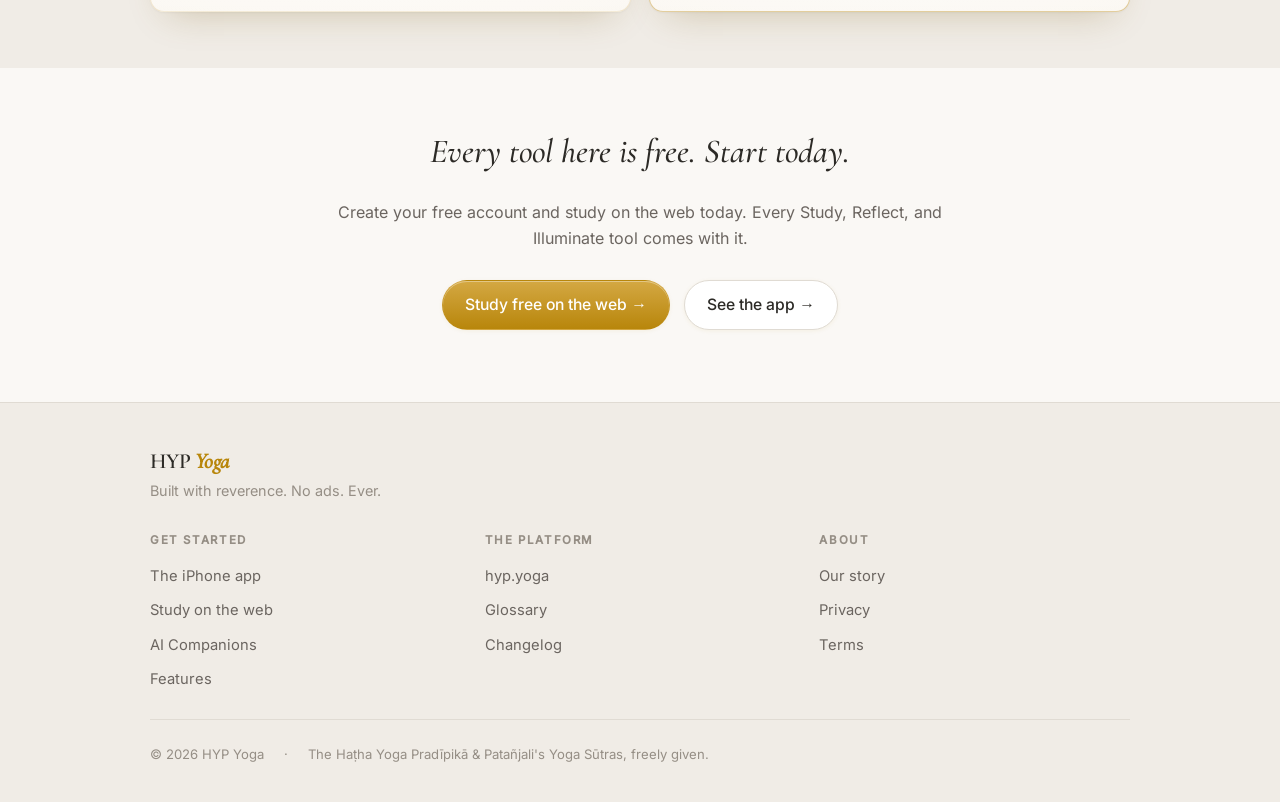
<file: features.html>
<!DOCTYPE html>
<html lang="en">
<head>
  <meta charset="UTF-8">
  <meta name="viewport" content="width=device-width, initial-scale=1.0">
  <title>Features — everything the practice asks for | HYP Yoga</title>
  <meta name="description" content="The full HYP Yoga feature set: the free classical texts, study tools and AI Companions, the Smart Journal powered by TapasAI, and the AI Sparks scholarship layer — across the Study, Reflect, and Illuminate experience.">
  <link rel="canonical" href="https://hotyogapower.com/features">

  <meta property="og:type" content="website">
  <meta property="og:site_name" content="HYP Yoga">
  <meta property="og:title" content="Features — everything the practice asks for | HYP Yoga">
  <meta property="og:description" content="From the free texts to AI that learns you — every tool serves one purpose: to deepen your study of the classical texts.">
  <meta property="og:url" content="https://hotyogapower.com/features">
  <meta property="og:image" content="https://hotyogapower.com/images/og-image.png">
  <meta property="og:image:width" content="1200">
  <meta property="og:image:height" content="630">
  <meta name="twitter:card" content="summary_large_image">
  <meta name="twitter:title" content="Features — everything the practice asks for | HYP Yoga">
  <meta name="twitter:description" content="From the free texts to AI that learns you — every tool deepens your study.">
  <meta name="twitter:image" content="https://hotyogapower.com/images/og-image.png">

  <link rel="icon" type="image/png" sizes="32x32" href="/images/favicons/favicon-32x32.png">
  <link rel="icon" type="image/png" sizes="16x16" href="/images/favicons/favicon-16x16.png">
  <link rel="apple-touch-icon" href="/images/favicons/apple-touch-icon.png">
  <link rel="stylesheet" href="/fonts/fonts.css">
  <link rel="stylesheet" href="/style.css?v=20261026swami">
</head>
<body>
  <header class="site-header">
    <div class="site-header__inner">
      <a class="wordmark" href="/">HYP <em>Yoga</em></a>
      <nav class="site-nav" aria-label="Primary">
        <a href="/app">The app</a>
        <a href="/web">Study on the web</a>
      </nav>
    </div>
  </header>

  <main id="main">
    <!-- Hero -->
    <section class="hero">
      <div class="hero__inner">
        <span class="eyebrow eyebrow--pill hero__eyebrow">Features</span>
        <h1 class="hero__title">Everything the practice <em>asks for</em>.</h1>
        <p class="hero__sub">From the free texts to AI that learns you — every tool serves one purpose: to deepen your study of the classical texts. Here's the whole picture.</p>
      </div>
    </section>

    <!-- STUDY -->
    <section class="section pillar pillar--study" aria-labelledby="study-heading">
      <div class="section__head">
        <span class="eyebrow section__eyebrow">Study</span>
        <h2 class="section__title" id="study-heading">Read, mark, and <em>listen</em></h2>
        <hr class="rule">
        <span class="pillar-note">Texts free; tools with an account</span>
      </div>
      <div class="features">
        <div class="feature">
          <span class="feature__icon" aria-hidden="true"><svg viewBox="0 0 24 24" fill="none" stroke="currentColor" stroke-width="1.75" stroke-linecap="round" stroke-linejoin="round"><path d="M4 19.5A2.5 2.5 0 0 1 6.5 17H20"/><path d="M6.5 2H20v20H6.5A2.5 2.5 0 0 1 4 19.5v-15A2.5 2.5 0 0 1 6.5 2z"/></svg></span>
          <h3 class="feature__title">The texts, free</h3>
          <p class="feature__desc">Every HYP verse and Yoga Sūtra in Sanskrit, IAST transliteration, and English. No account required, ever.</p>
        </div>
        <div class="feature">
          <span class="feature__icon" aria-hidden="true"><svg viewBox="0 0 24 24" fill="none" stroke="currentColor" stroke-width="1.75" stroke-linecap="round" stroke-linejoin="round"><path d="M12 2C9 6 6.5 8 6.5 12.5A5.5 5.5 0 0 0 17.5 12.5c0-2-1-3.6-2-5 0 1.6-1 2.6-2 2.6 1-2.6-1-6-1.5-8.1z"/></svg></span>
          <h3 class="feature__title">Marks that matter</h3>
          <p class="feature__desc">Sparkmarks, Sparklights, and Karma Sparks — plus QuickTerms and the full 172-term glossary.</p>
        </div>
        <div class="feature">
          <span class="feature__icon" aria-hidden="true"><svg viewBox="0 0 24 24" fill="none" stroke="currentColor" stroke-width="1.75" stroke-linecap="round" stroke-linejoin="round"><path d="M14 9a2 2 0 0 1-2 2H7l-4 3V5a2 2 0 0 1 2-2h7a2 2 0 0 1 2 2z"/><path d="M18 9h1a2 2 0 0 1 2 2v10l-4-3h-5a2 2 0 0 1-2-2v-1"/></svg></span>
          <h3 class="feature__title">Two guides</h3>
          <p class="feature__desc">Swami for the texts, Dharma for the mat. Free with an account — <a href="/companions">meet them →</a></p>
        </div>
        <div class="feature">
          <span class="feature__icon" aria-hidden="true"><svg viewBox="0 0 24 24" fill="none" stroke="currentColor" stroke-width="1.75" stroke-linecap="round" stroke-linejoin="round"><path d="M11 5 6 9H3v6h3l5 4z"/><path d="M16 9a3 3 0 0 1 0 6"/><path d="M19 7a6 6 0 0 1 0 10"/></svg></span>
          <h3 class="feature__title">Listen, share, belong</h3>
          <p class="feature__desc">Text and term audio, the Sangha social journal, Share, Export, and 15 typefaces chosen for legibility.</p>
        </div>
      </div>
    </section>

    <!-- REFLECT -->
    <section class="section section--deep pillar pillar--reflect" aria-labelledby="reflect-heading">
      <div class="section__head">
        <span class="eyebrow section__eyebrow">Reflect</span>
        <h2 class="section__title" id="reflect-heading">A journal that <em>learns you</em></h2>
        <hr class="rule">
        <span class="pillar-note">Free with an account</span>
      </div>
      <div class="features">
        <div class="feature">
          <span class="feature__icon" aria-hidden="true"><svg viewBox="0 0 24 24" fill="none" stroke="currentColor" stroke-width="1.75" stroke-linecap="round" stroke-linejoin="round"><path d="M12 7v14"/><path d="M3 18a1 1 0 0 1-1-1V4a1 1 0 0 1 1-1h5a4 4 0 0 1 4 4 4 4 0 0 1 4-4h5a1 1 0 0 1 1 1v13a1 1 0 0 1-1 1h-6a3 3 0 0 0-3 3 3 3 0 0 0-3-3z"/></svg></span>
          <h3 class="feature__title">Smart Journal</h3>
          <p class="feature__desc">Daily Verse Reflection, Where to Begin? prompts, and a journal that remembers what you've written.</p>
        </div>
        <div class="feature">
          <span class="feature__icon" aria-hidden="true"><svg viewBox="0 0 24 24" fill="none" stroke="currentColor" stroke-width="1.75" stroke-linecap="round" stroke-linejoin="round"><circle cx="12" cy="12" r="9"/><polygon points="16.2 7.8 14.1 14.1 7.8 16.2 9.9 9.9"/></svg></span>
          <h3 class="feature__title">Reflect with TapasAI</h3>
          <p class="feature__desc">A persistent companion that reads your reflections and grows with you. Reflection Seed surfaces the themes you keep returning to.</p>
        </div>
        <div class="feature">
          <span class="feature__icon" aria-hidden="true"><svg viewBox="0 0 24 24" fill="none" stroke="currentColor" stroke-width="1.75" stroke-linecap="round" stroke-linejoin="round"><rect x="3" y="3" width="18" height="18" rx="2.5"/><circle cx="9" cy="9" r="1.6"/><path d="M21 15l-5-5L5 21"/></svg></span>
          <h3 class="feature__title">Richer entries</h3>
          <p class="feature__desc">Hero Images and linked audio on your reflections.</p>
        </div>
      </div>
    </section>

    <!-- ILLUMINATE -->
    <section class="section pillar pillar--illuminate" aria-labelledby="illuminate-heading">
      <div class="section__head">
        <span class="eyebrow section__eyebrow">Illuminate</span>
        <h2 class="section__title" id="illuminate-heading">Scholarship, <em>illuminated</em></h2>
        <hr class="rule">
        <span class="pillar-note">Free with an account</span>
      </div>
      <div class="features">
        <div class="feature">
          <span class="feature__icon" aria-hidden="true"><svg viewBox="0 0 24 24" fill="none" stroke="currentColor" stroke-width="1.75" stroke-linecap="round" stroke-linejoin="round"><path d="M13 2 4.1 12.9a1 1 0 0 0 .8 1.6H11l-1 7.5 8.9-10.9a1 1 0 0 0-.8-1.6H12z"/></svg></span>
          <h3 class="feature__title">AI Sparks</h3>
          <p class="feature__desc">Annotations on verses, sūtras, glossary terms, and your own entries — drawing from 22 wisdom traditions.</p>
        </div>
        <div class="feature">
          <span class="feature__icon" aria-hidden="true"><svg viewBox="0 0 24 24" fill="none" stroke="currentColor" stroke-width="1.75" stroke-linecap="round" stroke-linejoin="round"><path d="M12 2 2 7l10 5 10-5z"/><path d="M2 12l10 5 10-5"/><path d="M2 17l10 5 10-5"/></svg></span>
          <h3 class="feature__title">Temporal Lenses</h3>
          <p class="feature__desc">Smṛti, Sthiti, Saṅkalpa — memory, steadiness, and resolve. Three perspectives on a single reflection: past, present, and what's ahead.</p>
        </div>
        <div class="feature">
          <span class="feature__icon" aria-hidden="true"><svg viewBox="0 0 24 24" fill="none" stroke="currentColor" stroke-width="1.75" stroke-linecap="round" stroke-linejoin="round"><rect x="9" y="2" width="6" height="12" rx="3"/><path d="M5 10a7 7 0 0 0 14 0"/><path d="M12 19v3"/></svg></span>
          <h3 class="feature__title">Voice Sparks</h3>
          <p class="feature__desc">Twenty-second audio reflections with AI transcription.</p>
        </div>
      </div>
    </section>

    <!-- Free access -->
    <section class="section section--deep" aria-labelledby="ladder-heading">
      <div class="section__head">
        <span class="eyebrow section__eyebrow">Free to study</span>
        <h2 class="section__title" id="ladder-heading">Read freely. <em>Study</em> with a free account.</h2>
        <hr class="rule">
        <p class="section__lede">The texts are always free to read, no account needed. A free account opens every study tool, and nothing is for sale. Some AI tools carry fair daily limits, the same for every account, that keep HYP Yoga sustainable and free.</p>
      </div>
      <div class="tiers">
        <div class="tier">
          <div class="tier__name">No account</div>
          <div class="tier__price">Free to read</div>
          <div class="tier__note">Read everything</div>
          <ul class="tier__list">
            <li>Every HYP verse &amp; Yoga Sūtra</li>
            <li>Sanskrit, transliteration &amp; English</li>
            <li>Share any verse or sūtra</li>
          </ul>
        </div>
        <div class="tier tier--featured">
          <div class="tier__name">Free account</div>
          <div class="tier__price">Sign in with Apple</div>
          <div class="tier__note">Every study tool</div>
          <ul class="tier__list">
            <li>QuickTerms &amp; the glossary</li>
            <li>Journal, Sparkmarks &amp; Sangha</li>
            <li>Swami, Dharma &amp; TapasAI</li>
            <li>Smart Journal &amp; Daily Verse Reflection</li>
            <li>The complete AI Sparks family</li>
            <li>Temporal Lenses, Voice Sparks &amp; Hero Images</li>
          </ul>
        </div>
      </div>
    </section>

    <!-- Closing CTA -->
    <section class="section" aria-labelledby="closing-heading">
      <div class="callout">
        <h2 class="callout__title" id="closing-heading">Every tool here is free. Start today.</h2>
        <p class="muted">Create your free account and study on the web today. Every Study, Reflect, and Illuminate tool comes with it.</p>
        <div class="stack-cta">
          <a class="btn btn--primary" href="/web">Study free on the web&nbsp;→</a>
          <a class="btn btn--secondary" href="/app">See the app&nbsp;→</a>
        </div>
      </div>
    </section>
  </main>

  <footer class="footer">
    <div class="footer__inner">
      <div class="footer__brand">
        <div class="wordmark">HYP <em>Yoga</em></div>
        <div class="footer__tagline">Built with reverence. No ads. Ever.</div>
      </div>
      <div class="footer__cols">
        <div class="footer__col">
          <h4>Get started</h4>
          <ul>
            <li><a href="/app">The iPhone app</a></li>
            <li><a href="/web">Study on the web</a></li>
            <li><a href="/companions">AI Companions</a></li>
            <li><a href="/features">Features</a></li>
          </ul>
        </div>
        <div class="footer__col">
          <h4>The platform</h4>
          <ul>
            <li><a href="https://hyp.yoga">hyp.yoga</a></li>
            <li><a href="https://hyp.yoga/glossary">Glossary</a></li>
            <li><a href="https://hyp.yoga/changelog">Changelog</a></li>
          </ul>
        </div>
        <div class="footer__col">
          <h4>About</h4>
          <ul>
            <li><a href="https://hyp.yoga/about">Our story</a></li>
            <li><a href="https://hyp.yoga/privacy">Privacy</a></li>
            <li><a href="https://hyp.yoga/terms">Terms</a></li>
          </ul>
        </div>
      </div>
      <div class="footer__legal">
        <span>© 2026 HYP Yoga</span>
        <span aria-hidden="true">·</span>
        <span>The Haṭha Yoga Pradīpikā &amp; Patañjali's Yoga Sūtras, freely given.</span>
      </div>
    </div>
  </footer>
</body>
</html>
</file>
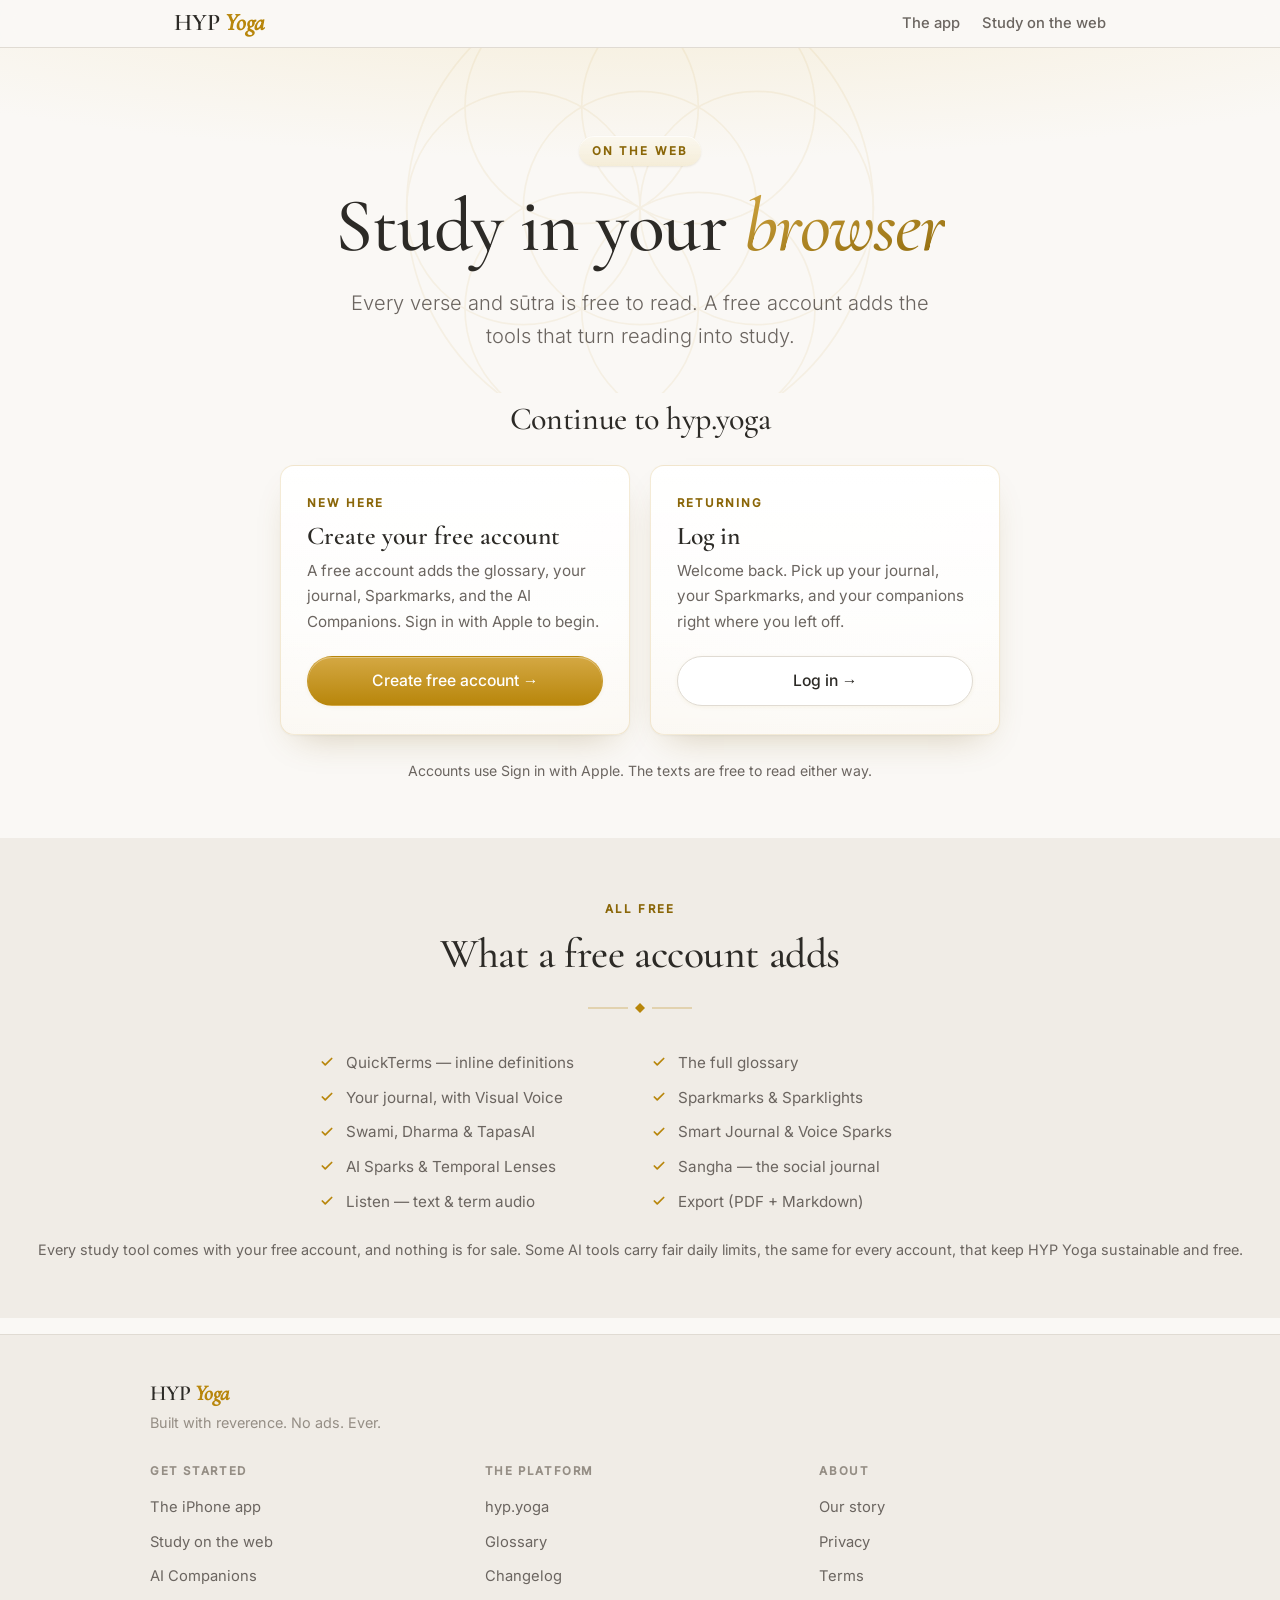
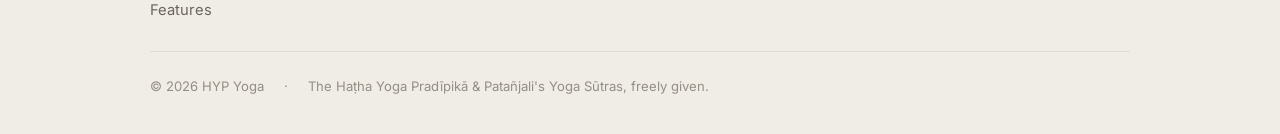
<file: web.html>
<!DOCTYPE html>
<html lang="en">
<head>
  <meta charset="UTF-8">
  <meta name="viewport" content="width=device-width, initial-scale=1.0">
  <title>Study HYP Yoga on the web</title>
  <meta name="description" content="Read every verse and sūtra free in your browser. A free account adds QuickTerms, the glossary, your journal, Sparkmarks, and AI Companions. Create an account or log in.">
  <link rel="canonical" href="https://hotyogapower.com/web">

  <meta property="og:type" content="website">
  <meta property="og:site_name" content="HYP Yoga">
  <meta property="og:title" content="Study HYP Yoga on the web">
  <meta property="og:description" content="Read every verse and sūtra free. A free account adds the glossary, journal, Sparkmarks, and AI Companions.">
  <meta property="og:url" content="https://hotyogapower.com/web">
  <meta property="og:image" content="https://hotyogapower.com/images/og-image.png">
  <meta property="og:image:width" content="1200">
  <meta property="og:image:height" content="630">
  <meta name="twitter:card" content="summary_large_image">
  <meta name="twitter:title" content="Study HYP Yoga on the web">
  <meta name="twitter:description" content="Read every verse and sūtra free. A free account opens every study tool.">
  <meta name="twitter:image" content="https://hotyogapower.com/images/og-image.png">

  <link rel="icon" type="image/png" sizes="32x32" href="/images/favicons/favicon-32x32.png">
  <link rel="icon" type="image/png" sizes="16x16" href="/images/favicons/favicon-16x16.png">
  <link rel="apple-touch-icon" href="/images/favicons/apple-touch-icon.png">
  <link rel="stylesheet" href="/fonts/fonts.css">
  <link rel="stylesheet" href="/style.css?v=20261026swami">
</head>
<body>
  <header class="site-header">
    <div class="site-header__inner">
      <a class="wordmark" href="/">HYP <em>Yoga</em></a>
      <nav class="site-nav" aria-label="Primary">
        <a href="/app">The app</a>
        <a href="/web">Study on the web</a>
      </nav>
    </div>
  </header>

  <main id="main">
    <!-- Hero -->
    <section class="hero">
      <div class="hero__inner">
        <span class="eyebrow eyebrow--pill hero__eyebrow">On the web</span>
        <h1 class="hero__title">Study in your <em>browser</em></h1>
        <p class="hero__sub">Every verse and sūtra is free to read. A free account adds the tools that turn reading into study.</p>
      </div>
    </section>

    <!-- Two pathways -->
    <section class="section" style="padding-top:0.5rem" aria-labelledby="paths-heading">
      <h2 class="section__title center" id="paths-heading" style="font-size:clamp(1.5rem,3vw,2rem);margin-bottom:1.75rem">Continue to hyp.yoga</h2>
      <div class="pathways">
        <div class="pathway">
          <span class="eyebrow pathway__label">New here</span>
          <h3 class="pathway__title">Create your free account</h3>
          <p class="pathway__desc">A free account adds the glossary, your journal, Sparkmarks, and the AI Companions. Sign in with Apple to begin.</p>
          <a class="btn btn--primary btn--block" href="https://hyp.yoga/signup">Create free account&nbsp;→</a>
        </div>
        <div class="pathway">
          <span class="eyebrow pathway__label">Returning</span>
          <h3 class="pathway__title">Log in</h3>
          <p class="pathway__desc">Welcome back. Pick up your journal, your Sparkmarks, and your companions right where you left off.</p>
          <a class="btn btn--secondary btn--block" href="https://hyp.yoga/login">Log in&nbsp;→</a>
        </div>
      </div>
      <p class="muted center mt" style="font-size:0.88rem">Accounts use Sign in with Apple. The texts are free to read either way.</p>
    </section>

    <!-- What a free account adds -->
    <section class="section section--deep" aria-labelledby="free-heading">
      <div class="section__head">
        <span class="eyebrow section__eyebrow">All free</span>
        <h2 class="section__title" id="free-heading">What a free account adds</h2>
        <hr class="rule">
      </div>
      <ul class="free-list">
        <li>QuickTerms — inline definitions</li>
        <li>The full glossary</li>
        <li>Your journal, with Visual Voice</li>
        <li>Sparkmarks &amp; Sparklights</li>
        <li>Swami, Dharma &amp; TapasAI</li>
        <li>Smart Journal &amp; Voice Sparks</li>
        <li>AI Sparks &amp; Temporal Lenses</li>
        <li>Sangha — the social journal</li>
        <li>Listen — text &amp; term audio</li>
        <li>Export (PDF + Markdown)</li>
      </ul>
      <p class="muted center mt" style="font-size:0.9rem">Every study tool comes with your free account, and nothing is for sale. Some AI tools carry fair daily limits, the same for every account, that keep HYP Yoga sustainable and free.</p>
    </section>
  </main>

  <footer class="footer">
    <div class="footer__inner">
      <div class="footer__brand">
        <div class="wordmark">HYP <em>Yoga</em></div>
        <div class="footer__tagline">Built with reverence. No ads. Ever.</div>
      </div>
      <div class="footer__cols">
        <div class="footer__col">
          <h4>Get started</h4>
          <ul>
            <li><a href="/app">The iPhone app</a></li>
            <li><a href="/web">Study on the web</a></li>
            <li><a href="/companions">AI Companions</a></li>
            <li><a href="/features">Features</a></li>
          </ul>
        </div>
        <div class="footer__col">
          <h4>The platform</h4>
          <ul>
            <li><a href="https://hyp.yoga">hyp.yoga</a></li>
            <li><a href="https://hyp.yoga/glossary">Glossary</a></li>
            <li><a href="https://hyp.yoga/changelog">Changelog</a></li>
          </ul>
        </div>
        <div class="footer__col">
          <h4>About</h4>
          <ul>
            <li><a href="https://hyp.yoga/about">Our story</a></li>
            <li><a href="https://hyp.yoga/privacy">Privacy</a></li>
            <li><a href="https://hyp.yoga/terms">Terms</a></li>
          </ul>
        </div>
      </div>
      <div class="footer__legal">
        <span>© 2026 HYP Yoga</span>
        <span aria-hidden="true">·</span>
        <span>The Haṭha Yoga Pradīpikā &amp; Patañjali's Yoga Sūtras, freely given.</span>
      </div>
    </div>
  </footer>
</body>
</html>
</file>
<file: fonts/fonts.css>
/* ── Self-hosted fonts for GDPR compliance ──
   Subset for hotyogapower.com: Cormorant Garamond (headings/wordmark) + Inter (UI).
   No Google Fonts CDN — no visitor IPs transmitted. Files from fontsource.org (SIL OFL).
   Mirrors hyp.yoga/fonts/fonts.css; only the weights this site uses are included. */

/* ── Cormorant Garamond ── */

/* latin-ext 400 normal — IAST diacritics: ā ī ū ṇ ḍ ṣ ṭ ḥ ṛ ṁ ṅ ś */
@font-face {
  font-family: 'Cormorant Garamond';
  font-style: normal;
  font-display: swap;
  font-weight: 400;
  src: url(/fonts/cormorant-garamond-latin-ext-400-normal.woff2) format('woff2');
  unicode-range: U+0100-02AF, U+0304, U+0308, U+0329, U+1E00-1EFF, U+2020, U+20A0-20AB, U+20AD-20C0, U+2113, U+2C60-2C7F, U+A720-A7FF;
}
/* latin 400 normal */
@font-face {
  font-family: 'Cormorant Garamond';
  font-style: normal;
  font-display: swap;
  font-weight: 400;
  src: url(/fonts/cormorant-garamond-latin-400-normal.woff2) format('woff2');
  unicode-range: U+0000-00FF, U+0131, U+0152-0153, U+02BB-02BC, U+02C6, U+02DA, U+02DC, U+0300-0301, U+0303-0304, U+0308-0309, U+0323, U+0329, U+2000-206F, U+2074, U+20AC, U+2122, U+2191, U+2193, U+2212, U+2215, U+FEFF, U+FFFD;
}

/* latin-ext 500 normal */
@font-face {
  font-family: 'Cormorant Garamond';
  font-style: normal;
  font-display: swap;
  font-weight: 500;
  src: url(/fonts/cormorant-garamond-latin-ext-500-normal.woff2) format('woff2');
  unicode-range: U+0100-02AF, U+0304, U+0308, U+0329, U+1E00-1EFF, U+2020, U+20A0-20AB, U+20AD-20C0, U+2113, U+2C60-2C7F, U+A720-A7FF;
}
/* latin 500 normal */
@font-face {
  font-family: 'Cormorant Garamond';
  font-style: normal;
  font-display: swap;
  font-weight: 500;
  src: url(/fonts/cormorant-garamond-latin-500-normal.woff2) format('woff2');
  unicode-range: U+0000-00FF, U+0131, U+0152-0153, U+02BB-02BC, U+02C6, U+02DA, U+02DC, U+0300-0301, U+0303-0304, U+0308-0309, U+0323, U+0329, U+2000-206F, U+2074, U+20AC, U+2122, U+2191, U+2193, U+2212, U+2215, U+FEFF, U+FFFD;
}

/* latin-ext 600 normal */
@font-face {
  font-family: 'Cormorant Garamond';
  font-style: normal;
  font-display: swap;
  font-weight: 600;
  src: url(/fonts/cormorant-garamond-latin-ext-600-normal.woff2) format('woff2');
  unicode-range: U+0100-02AF, U+0304, U+0308, U+0329, U+1E00-1EFF, U+2020, U+20A0-20AB, U+20AD-20C0, U+2113, U+2C60-2C7F, U+A720-A7FF;
}
/* latin 600 normal */
@font-face {
  font-family: 'Cormorant Garamond';
  font-style: normal;
  font-display: swap;
  font-weight: 600;
  src: url(/fonts/cormorant-garamond-latin-600-normal.woff2) format('woff2');
  unicode-range: U+0000-00FF, U+0131, U+0152-0153, U+02BB-02BC, U+02C6, U+02DA, U+02DC, U+0300-0301, U+0303-0304, U+0308-0309, U+0323, U+0329, U+2000-206F, U+2074, U+20AC, U+2122, U+2191, U+2193, U+2212, U+2215, U+FEFF, U+FFFD;
}

/* latin-ext 400 italic */
@font-face {
  font-family: 'Cormorant Garamond';
  font-style: italic;
  font-display: swap;
  font-weight: 400;
  src: url(/fonts/cormorant-garamond-latin-ext-400-italic.woff2) format('woff2');
  unicode-range: U+0100-02AF, U+0304, U+0308, U+0329, U+1E00-1EFF, U+2020, U+20A0-20AB, U+20AD-20C0, U+2113, U+2C60-2C7F, U+A720-A7FF;
}
/* latin 400 italic */
@font-face {
  font-family: 'Cormorant Garamond';
  font-style: italic;
  font-display: swap;
  font-weight: 400;
  src: url(/fonts/cormorant-garamond-latin-400-italic.woff2) format('woff2');
  unicode-range: U+0000-00FF, U+0131, U+0152-0153, U+02BB-02BC, U+02C6, U+02DA, U+02DC, U+0300-0301, U+0303-0304, U+0308-0309, U+0323, U+0329, U+2000-206F, U+2074, U+20AC, U+2122, U+2191, U+2193, U+2212, U+2215, U+FEFF, U+FFFD;
}

/* latin-ext 500 italic */
@font-face {
  font-family: 'Cormorant Garamond';
  font-style: italic;
  font-display: swap;
  font-weight: 500;
  src: url(/fonts/cormorant-garamond-latin-ext-500-italic.woff2) format('woff2');
  unicode-range: U+0100-02AF, U+0304, U+0308, U+0329, U+1E00-1EFF, U+2020, U+20A0-20AB, U+20AD-20C0, U+2113, U+2C60-2C7F, U+A720-A7FF;
}
/* latin 500 italic */
@font-face {
  font-family: 'Cormorant Garamond';
  font-style: italic;
  font-display: swap;
  font-weight: 500;
  src: url(/fonts/cormorant-garamond-latin-500-italic.woff2) format('woff2');
  unicode-range: U+0000-00FF, U+0131, U+0152-0153, U+02BB-02BC, U+02C6, U+02DA, U+02DC, U+0300-0301, U+0303-0304, U+0308-0309, U+0323, U+0329, U+2000-206F, U+2074, U+20AC, U+2122, U+2191, U+2193, U+2212, U+2215, U+FEFF, U+FFFD;
}

/* ── Inter ── */

/* latin-ext 300 */
@font-face {
  font-family: 'Inter';
  font-style: normal;
  font-display: swap;
  font-weight: 300;
  src: url(/fonts/inter-latin-ext-300-normal.woff2) format('woff2');
  unicode-range: U+0100-02AF, U+0304, U+0308, U+0329, U+1E00-1EFF, U+2020, U+20A0-20AB, U+20AD-20C0, U+2113, U+2C60-2C7F, U+A720-A7FF;
}
/* latin 300 */
@font-face {
  font-family: 'Inter';
  font-style: normal;
  font-display: swap;
  font-weight: 300;
  src: url(/fonts/inter-latin-300-normal.woff2) format('woff2');
  unicode-range: U+0000-00FF, U+0131, U+0152-0153, U+02BB-02BC, U+02C6, U+02DA, U+02DC, U+0300-0301, U+0303-0304, U+0308-0309, U+0323, U+0329, U+2000-206F, U+2074, U+20AC, U+2122, U+2191, U+2193, U+2212, U+2215, U+FEFF, U+FFFD;
}

/* latin-ext 400 */
@font-face {
  font-family: 'Inter';
  font-style: normal;
  font-display: swap;
  font-weight: 400;
  src: url(/fonts/inter-latin-ext-400-normal.woff2) format('woff2');
  unicode-range: U+0100-02AF, U+0304, U+0308, U+0329, U+1E00-1EFF, U+2020, U+20A0-20AB, U+20AD-20C0, U+2113, U+2C60-2C7F, U+A720-A7FF;
}
/* latin 400 */
@font-face {
  font-family: 'Inter';
  font-style: normal;
  font-display: swap;
  font-weight: 400;
  src: url(/fonts/inter-latin-400-normal.woff2) format('woff2');
  unicode-range: U+0000-00FF, U+0131, U+0152-0153, U+02BB-02BC, U+02C6, U+02DA, U+02DC, U+0300-0301, U+0303-0304, U+0308-0309, U+0323, U+0329, U+2000-206F, U+2074, U+20AC, U+2122, U+2191, U+2193, U+2212, U+2215, U+FEFF, U+FFFD;
}

/* latin-ext 500 */
@font-face {
  font-family: 'Inter';
  font-style: normal;
  font-display: swap;
  font-weight: 500;
  src: url(/fonts/inter-latin-ext-500-normal.woff2) format('woff2');
  unicode-range: U+0100-02AF, U+0304, U+0308, U+0329, U+1E00-1EFF, U+2020, U+20A0-20AB, U+20AD-20C0, U+2113, U+2C60-2C7F, U+A720-A7FF;
}
/* latin 500 */
@font-face {
  font-family: 'Inter';
  font-style: normal;
  font-display: swap;
  font-weight: 500;
  src: url(/fonts/inter-latin-500-normal.woff2) format('woff2');
  unicode-range: U+0000-00FF, U+0131, U+0152-0153, U+02BB-02BC, U+02C6, U+02DA, U+02DC, U+0300-0301, U+0303-0304, U+0308-0309, U+0323, U+0329, U+2000-206F, U+2074, U+20AC, U+2122, U+2191, U+2193, U+2212, U+2215, U+FEFF, U+FFFD;
}

/* ── Noto Sans Devanagari (Sanskrit accents — स्वामी धर्म तपस्) ── */
@font-face {
  font-family: 'Noto Sans Devanagari';
  font-style: normal;
  font-display: swap;
  font-weight: 400;
  src: url(/fonts/noto-sans-devanagari-devanagari-400-normal.woff2) format('woff2');
}
@font-face {
  font-family: 'Noto Sans Devanagari';
  font-style: normal;
  font-display: swap;
  font-weight: 500;
  src: url(/fonts/noto-sans-devanagari-devanagari-500-normal.woff2) format('woff2');
}
</file>
<file: style.css>
/* ============================================================
   hotyogapower.com — shared styles
   The public front door for HYP Yoga. Design language inherited
   from hyp.yoga: cream + warm gold, Cormorant Garamond for the
   "book" register, Inter for the interface. Built with reverence.
   ============================================================ */

:root {
  /* Core palette */
  --color-bg: #faf8f5;
  --color-bg-deep: #f0ece6;
  --color-text: #2c2a26;
  --color-text-muted: #6b6560;
  --color-text-light: #958e85;
  --color-accent: #b8860b;
  --color-accent-soft: #d4a843;
  --color-accent-bg: #f5edd8;
  --color-accent-deep: #8a6608;
  --color-border: #e0dbd3;
  --color-white: #ffffff;

  /* Feature accents (used sparingly, per hyp.yoga's color system) */
  --c-reflect: #1e88b4;   /* the web / journal / TapasAI world */
  --c-swami:  #c47a1a;    /* Swami — warm brown (sun) */
  --c-dharma: #5a8a5e;    /* Dharma — sage (moon) */
  --c-tapas:  #1e88b4;    /* TapasAI — journal blue (compass) */
  --c-illuminate: #7c5cbf; /* Illuminate / AI Sparks — purple */

  /* Type */
  --font-serif: 'Cormorant Garamond', Georgia, serif;
  --font-sans: 'Inter', -apple-system, BlinkMacSystemFont, sans-serif;
  --font-sanskrit: 'Noto Sans Devanagari', 'Devanagari Sangam MN', 'Nirmala UI', serif;

  /* Inline checkmark used as a tintable CSS mask (free-includes list) */
  --check-mask: url("data:image/svg+xml,%3Csvg xmlns='http://www.w3.org/2000/svg' viewBox='0 0 24 24' fill='none' stroke='%23000' stroke-width='3' stroke-linecap='round' stroke-linejoin='round'%3E%3Cpath d='M20 6 9 17l-5-5'/%3E%3C/svg%3E");

  /* Sacred-geometry hero motif (flower of life, gold) — faint texture behind heroes */
  --mandala: url("data:image/svg+xml,%3Csvg%20xmlns='http://www.w3.org/2000/svg'%20viewBox='0%200%20600%20600'%20fill='none'%20stroke='%23b8860b'%20stroke-width='1.5'%3E%3Ccircle%20cx='300'%20cy='300'%20r='200'/%3E%3Ccircle%20cx='300'%20cy='300'%20r='100'/%3E%3Ccircle%20cx='400'%20cy='300'%20r='100'/%3E%3Ccircle%20cx='350'%20cy='386.6'%20r='100'/%3E%3Ccircle%20cx='250'%20cy='386.6'%20r='100'/%3E%3Ccircle%20cx='200'%20cy='300'%20r='100'/%3E%3Ccircle%20cx='250'%20cy='213.4'%20r='100'/%3E%3Ccircle%20cx='350'%20cy='213.4'%20r='100'/%3E%3C/svg%3E");
  /* Ornamental divider (diamond flanked by hairlines) */
  --ornament: url("data:image/svg+xml,%3Csvg%20xmlns='http://www.w3.org/2000/svg'%20viewBox='0%200%20120%2012'%3E%3Cpath%20d='M60%201L65%206L60%2011L55%206Z'%20fill='%23b8860b'/%3E%3Cline%20x1='8'%20y1='6'%20x2='48'%20y2='6'%20stroke='%23b8860b'%20stroke-width='1'%20opacity='0.5'/%3E%3Cline%20x1='72'%20y1='6'%20x2='112'%20y2='6'%20stroke='%23b8860b'%20stroke-width='1'%20opacity='0.5'/%3E%3C/svg%3E");

  /* Shape & light */
  --radius-sm: 8px;
  --radius: 14px;
  --radius-lg: 20px;
  --shadow-sm: 0 1px 4px rgba(184, 134, 11, 0.08);
  --shadow: 0 4px 18px rgba(184, 134, 11, 0.12);
  --shadow-lg: 0 14px 44px rgba(44, 42, 38, 0.10);
  --maxw: 980px;
}

*, *::before, *::after { box-sizing: border-box; margin: 0; padding: 0; }
html { scroll-behavior: smooth; -webkit-text-size-adjust: 100%; }

body {
  font-family: var(--font-sans);
  font-weight: 400;
  background: var(--color-bg);
  color: var(--color-text);
  line-height: 1.65;
  -webkit-font-smoothing: antialiased;
  text-rendering: optimizeLegibility;
}

@media (prefers-reduced-motion: reduce) {
  *, *::before, *::after {
    animation-duration: 0.01ms !important;
    transition-duration: 0.01ms !important;
    scroll-behavior: auto !important;
  }
}

img { max-width: 100%; display: block; }
a { color: var(--color-accent-deep); text-decoration: none; }
a:hover { color: var(--color-accent); }

:focus-visible {
  outline: 2px solid var(--color-accent);
  outline-offset: 2px;
  border-radius: 3px;
}

.container { width: 100%; max-width: var(--maxw); margin: 0 auto; padding: 0 1.5rem; }
.center { text-align: center; }
.muted { color: var(--color-text-muted); }

/* Gold hairline ornament — a quiet rule that evokes a printed page */
.rule {
  width: 56px; height: 2px; margin: 1.5rem auto;
  background: linear-gradient(90deg, transparent, var(--color-accent-soft), transparent);
  border: 0;
}

/* Small all-caps label */
.eyebrow {
  display: inline-block;
  font-size: 0.72rem;
  font-weight: 600;
  letter-spacing: 0.18em;
  text-transform: uppercase;
  color: var(--color-accent-deep);
}
.eyebrow--pill {
  background: var(--color-accent-bg);
  color: var(--color-accent-deep);
  padding: 0.35rem 0.85rem;
  border-radius: 999px;
}

/* ── Header ───────────────────────────────────────────────── */
.site-header {
  position: sticky; top: 0; z-index: 50;
  background: rgba(250, 248, 245, 0.86);
  backdrop-filter: saturate(1.4) blur(10px);
  -webkit-backdrop-filter: saturate(1.4) blur(10px);
  border-bottom: 1px solid var(--color-border);
}
.site-header__inner {
  max-width: var(--maxw); margin: 0 auto;
  display: flex; align-items: center; justify-content: space-between;
  gap: 1rem; padding: 0.7rem 1.5rem;
}
.wordmark {
  font-family: var(--font-serif);
  font-size: 1.5rem; font-weight: 600; letter-spacing: -0.01em;
  color: var(--color-text); line-height: 1; white-space: nowrap;
}
.wordmark em { font-style: italic; color: var(--color-accent); }
.site-nav { display: flex; align-items: center; gap: 1.4rem; }
.site-nav a {
  font-size: 0.92rem; font-weight: 500; color: var(--color-text-muted);
}
.site-nav a:hover { color: var(--color-accent); }
@media (max-width: 600px) {
  .site-nav .site-nav__hide-sm { display: none; }
}

/* ── Buttons ──────────────────────────────────────────────── */
.btn {
  display: inline-flex; align-items: center; justify-content: center; gap: 0.5rem;
  min-height: 46px; padding: 0.7rem 1.4rem;
  font-family: var(--font-sans); font-size: 0.98rem; font-weight: 500;
  border-radius: 999px; border: 1px solid transparent; cursor: pointer;
  transition: transform 0.18s ease, box-shadow 0.18s ease,
              background 0.18s ease, color 0.18s ease, border-color 0.18s ease;
}
.btn--primary {
  background: linear-gradient(180deg, var(--color-accent-soft), var(--color-accent));
  color: #fff;
  box-shadow: var(--shadow-sm), inset 0 1px 0 rgba(255, 255, 255, 0.35);
}
.btn--primary:hover {
  color: #fff; transform: translateY(-1px);
  box-shadow: var(--shadow), inset 0 1px 0 rgba(255, 255, 255, 0.4);
  background: linear-gradient(180deg, #e0bb55, var(--color-accent));
}
.btn--secondary {
  background: var(--color-white); color: var(--color-text);
  border-color: var(--color-border); box-shadow: var(--shadow-sm);
}
.btn--secondary:hover { color: var(--color-text); border-color: var(--color-accent-soft); transform: translateY(-1px); box-shadow: var(--shadow); }
.btn--ghost { background: transparent; color: var(--color-accent-deep); }
.btn--ghost:hover { color: var(--color-accent); background: var(--color-accent-bg); }
.btn--block { width: 100%; }
.btn[aria-disabled="true"], .btn--soon {
  pointer-events: none; cursor: default; opacity: 0.85;
  background: var(--color-bg-deep); color: var(--color-text-muted);
  border-color: var(--color-border); box-shadow: none;
}

/* ── Hero ─────────────────────────────────────────────────── */
.hero {
  position: relative;
  padding: 5.5rem 1.5rem 2.5rem;
  text-align: center;
  background: radial-gradient(130% 90% at 50% -20%, var(--color-accent-bg) 0%, var(--color-bg) 58%);
}
.hero__inner { max-width: 760px; margin: 0 auto; }
.hero__eyebrow { margin-bottom: 1.25rem; }
.hero__title {
  font-family: var(--font-serif);
  font-size: clamp(2.5rem, 6vw, 4rem);
  font-weight: 500; line-height: 1.06; letter-spacing: -0.015em;
  color: var(--color-text); margin-bottom: 1.25rem;
}
.hero__title em { font-style: italic; color: var(--color-accent); }
.hero__sub {
  font-size: clamp(1.05rem, 2.2vw, 1.25rem);
  color: var(--color-text-muted); max-width: 600px; margin: 0 auto;
  font-weight: 300;
}

/* ── Doors (front-door choices; extensible grid) ──────────── */
.doors-label {
  text-align: center; margin: 2.75rem 0 1.25rem;
  font-family: var(--font-serif); font-style: italic;
  font-size: 1.4rem; color: var(--color-text-light);
}
.doors {
  display: grid; gap: 1.25rem;
  grid-template-columns: repeat(auto-fit, minmax(280px, 1fr));
  max-width: 860px; margin: 0 auto;
}
.door {
  display: flex; flex-direction: column; align-items: flex-start;
  background: var(--color-white);
  border: 1px solid var(--color-border);
  border-top: 3px solid var(--color-accent-soft);
  border-radius: var(--radius);
  padding: 1.75rem 1.6rem;
  box-shadow: var(--shadow-sm);
  transition: transform 0.2s ease, box-shadow 0.2s ease, border-color 0.2s ease;
}
.door:hover { transform: translateY(-3px); box-shadow: var(--shadow); }
.door--web { border-top-color: var(--c-reflect); }
.door__icon {
  width: 44px; height: 44px; margin-bottom: 1rem;
  display: grid; place-items: center; border-radius: 12px;
  background: var(--color-accent-bg); color: var(--color-accent-deep);
}
.door--web .door__icon { background: #e4f0f6; color: var(--c-reflect); }
.door__icon svg { width: 24px; height: 24px; }
.door__label { margin-bottom: 0.5rem; }
.door__title {
  font-family: var(--font-serif); font-size: 1.7rem; font-weight: 600;
  line-height: 1.1; color: var(--color-text); margin-bottom: 0.6rem;
}
.door__desc { color: var(--color-text-muted); font-size: 0.98rem; margin-bottom: 1.4rem; flex: 1; }
.door__cta {
  font-weight: 500; font-size: 0.98rem; color: var(--color-accent-deep);
  display: inline-flex; align-items: center; gap: 0.4rem;
}
.door--web .door__cta { color: var(--c-reflect); }
.door:hover .door__cta { gap: 0.65rem; }

/* ── Generic section ──────────────────────────────────────── */
.section { padding: 3.5rem 1.5rem; }
.section--deep { background: var(--color-bg-deep); }
.section__head { max-width: 640px; margin: 0 auto 2.25rem; text-align: center; }
.section__eyebrow { margin-bottom: 0.75rem; }
.section__title {
  font-family: var(--font-serif); font-weight: 500;
  font-size: clamp(1.9rem, 4vw, 2.6rem); line-height: 1.12;
  letter-spacing: -0.01em; color: var(--color-text); margin-bottom: 0.75rem;
}
.section__title em { font-style: italic; color: var(--color-accent); }
.section__lede { color: var(--color-text-muted); font-size: 1.05rem; font-weight: 300; }

/* ── Feature grid ─────────────────────────────────────────── */
.features {
  display: grid; gap: 1.1rem;
  grid-template-columns: repeat(auto-fit, minmax(250px, 1fr));
  max-width: 880px; margin: 0 auto;
}
.feature {
  background: var(--color-white); border: 1px solid var(--color-border);
  border-radius: var(--radius); padding: 1.5rem;
  box-shadow: var(--shadow-sm);
}
.feature__icon {
  width: 40px; height: 40px; margin-bottom: 0.9rem;
  display: grid; place-items: center; border-radius: 10px;
  background: var(--color-accent-bg); color: var(--color-accent-deep);
}
.feature__icon svg { width: 22px; height: 22px; }
.feature__title {
  font-family: var(--font-serif); font-size: 1.4rem; font-weight: 600;
  color: var(--color-text); margin-bottom: 0.4rem; line-height: 1.15;
}
.feature__desc { color: var(--color-text-muted); font-size: 0.95rem; }
.feature__desc strong { font-weight: 600; color: var(--color-text); }

/* ── Tier ladder ──────────────────────────────────────────── */
.tiers {
  display: grid; gap: 1.1rem;
  grid-template-columns: repeat(auto-fit, minmax(210px, 1fr));
  max-width: 980px; margin: 0 auto;
}
.tier {
  background: var(--color-white); border: 1px solid var(--color-border);
  border-radius: var(--radius); padding: 1.5rem 1.35rem; box-shadow: var(--shadow-sm);
  display: flex; flex-direction: column;
}
.tier--featured { border-color: var(--color-accent-soft); box-shadow: var(--shadow); }
.tier__name {
  font-family: var(--font-serif); font-size: 1.5rem; font-weight: 600;
  color: var(--color-text); margin-bottom: 0.15rem;
}
.tier__price { font-size: 0.95rem; color: var(--color-accent-deep); font-weight: 500; margin-bottom: 0.1rem; }
.tier__note { font-size: 0.78rem; color: var(--color-text-light); margin-bottom: 0.9rem; }
.tier__list { list-style: none; display: flex; flex-direction: column; gap: 0.5rem; }
.tier__list li { position: relative; padding-left: 1.3rem; font-size: 0.9rem; color: var(--color-text-muted); }
.tier__list li::before {
  content: ""; position: absolute; left: 0; top: 0.55em;
  width: 6px; height: 6px; border-radius: 50%; background: var(--color-accent-soft);
}

/* ── Pathways (the /web gateway) ──────────────────────────── */
.pathways {
  display: grid; gap: 1.25rem;
  grid-template-columns: repeat(auto-fit, minmax(260px, 1fr));
  max-width: 720px; margin: 0 auto;
}
.pathway {
  display: flex; flex-direction: column; align-items: flex-start;
  background: var(--color-white); border: 1px solid var(--color-border);
  border-radius: var(--radius); padding: 1.75rem 1.6rem; box-shadow: var(--shadow-sm);
  transition: transform 0.2s ease, box-shadow 0.2s ease;
}
.pathway:hover { transform: translateY(-3px); box-shadow: var(--shadow); }
.pathway__label { margin-bottom: 0.6rem; }
.pathway__title {
  font-family: var(--font-serif); font-size: 1.6rem; font-weight: 600;
  color: var(--color-text); margin-bottom: 0.5rem; line-height: 1.1;
}
.pathway__desc { color: var(--color-text-muted); font-size: 0.95rem; margin-bottom: 1.4rem; flex: 1; }

/* ── Free-includes list ───────────────────────────────────── */
.free-list {
  list-style: none; max-width: 640px; margin: 1.5rem auto 0;
  display: grid; gap: 0.6rem 1.5rem; grid-template-columns: repeat(auto-fit, minmax(220px, 1fr));
}
.free-list li { position: relative; padding-left: 1.6rem; color: var(--color-text-muted); font-size: 0.95rem; }
.free-list li::before {
  content: ""; position: absolute; left: 0; top: 0.35em;
  width: 14px; height: 14px;
  background: var(--color-accent); -webkit-mask: var(--check-mask) center/contain no-repeat; mask: var(--check-mask) center/contain no-repeat;
}

/* ── Callout band ─────────────────────────────────────────── */
.callout { text-align: center; max-width: 640px; margin: 0 auto; }
.callout__title {
  font-family: var(--font-serif); font-style: italic; font-weight: 500;
  font-size: clamp(1.5rem, 3.5vw, 2.1rem); color: var(--color-text); margin-bottom: 1.25rem;
}

/* ── Badge ────────────────────────────────────────────────── */
.badge {
  display: inline-flex; align-items: center; gap: 0.45rem;
  font-size: 0.78rem; font-weight: 600; letter-spacing: 0.06em;
  padding: 0.4rem 0.85rem; border-radius: 999px;
  background: var(--color-accent-bg); color: var(--color-accent-deep);
}
.badge__dot { width: 7px; height: 7px; border-radius: 50%; background: var(--color-accent); }

/* ── Footer ───────────────────────────────────────────────── */
.footer {
  background: var(--color-bg-deep); border-top: 1px solid var(--color-border);
  padding: 3rem 1.5rem 2.25rem; margin-top: 1rem;
}
.footer__inner { max-width: var(--maxw); margin: 0 auto; }
.footer__brand { margin-bottom: 1.75rem; }
.footer__brand .wordmark { font-size: 1.35rem; }
.footer__tagline { color: var(--color-text-light); font-size: 0.9rem; margin-top: 0.4rem; }
.footer__cols {
  display: grid; gap: 1.5rem; grid-template-columns: repeat(auto-fit, minmax(160px, 1fr));
  padding-bottom: 1.75rem; border-bottom: 1px solid var(--color-border);
}
.footer__col h4 {
  font-size: 0.72rem; font-weight: 600; letter-spacing: 0.14em; text-transform: uppercase;
  color: var(--color-text-light); margin-bottom: 0.75rem;
}
.footer__col ul { list-style: none; display: flex; flex-direction: column; gap: 0.5rem; }
.footer__col a { color: var(--color-text-muted); font-size: 0.92rem; }
.footer__col a:hover { color: var(--color-accent); }
.footer__legal {
  margin-top: 1.5rem; font-size: 0.82rem; color: var(--color-text-light);
  display: flex; flex-wrap: wrap; gap: 0.5rem 1.25rem; align-items: center;
}

/* ── Utility spacing ──────────────────────────────────────── */
.stack-cta { display: flex; flex-wrap: wrap; gap: 0.85rem; justify-content: center; margin-top: 1.75rem; }
.mt-sm { margin-top: 0.75rem; }
.mt { margin-top: 1.5rem; }

/* ── Mantra pull-quote (the map / guides / compass line) ──── */
.mantra {
  text-align: center; max-width: 720px; margin: 0 auto;
  font-family: var(--font-serif); font-style: italic; font-weight: 500;
  font-size: clamp(1.4rem, 3.2vw, 2rem); line-height: 1.45; color: var(--color-text);
}
.mantra .m-swami  { font-style: normal; color: var(--c-swami); }
.mantra .m-dharma { font-style: normal; color: var(--c-dharma); }
.mantra .m-tapas  { font-style: normal; color: var(--c-tapas); }

/* ── Companion cards (AI Companions page) ─────────────────── */
.companions { display: flex; flex-direction: column; gap: 1.25rem; max-width: 820px; margin: 0 auto; }
.companion-card {
  --c: var(--color-accent);
  display: grid; grid-template-columns: auto 1fr; gap: 0.25rem 1.5rem;
  background: var(--color-white); border: 1px solid var(--color-border);
  border-left: 4px solid var(--c); border-radius: var(--radius);
  padding: 1.75rem; box-shadow: var(--shadow-sm);
}
.companion-card--swami  { --c: var(--c-swami); }
.companion-card--dharma { --c: var(--c-dharma); }
.companion-card--tapas  { --c: var(--c-tapas); }
.companion-card__icon {
  grid-row: 1 / 3; align-self: start;
  width: 60px; height: 60px; border-radius: 16px; display: grid; place-items: center;
  background: var(--color-accent-bg);
  background: color-mix(in srgb, var(--c) 13%, var(--color-white));
  color: var(--c);
}
.companion-card__icon svg { width: 32px; height: 32px; }
.companion-card__head { align-self: center; }
.companion-card__role { color: var(--c); margin-bottom: 0.3rem; display: block; }
.companion-card__name {
  font-family: var(--font-serif); font-size: 1.85rem; font-weight: 600; line-height: 1.05;
  color: var(--color-text); display: flex; align-items: baseline; gap: 0.55rem; flex-wrap: wrap;
}
.companion-card__sanskrit {
  font-family: var(--font-sanskrit); font-size: 1.05rem; font-weight: 400;
  color: var(--color-text-light); line-height: 1;
}
.companion-card__body { grid-column: 2; }
.companion-card__desc { color: var(--color-text-muted); margin: 0.55rem 0 1rem; }
.companion-asks { display: flex; flex-wrap: wrap; gap: 0.5rem; margin-bottom: 1rem; }
.companion-ask {
  font-size: 0.85rem; color: var(--color-text-muted);
  background: var(--color-bg-deep); border: 1px solid var(--color-border);
  padding: 0.3rem 0.75rem; border-radius: 999px;
}
.companion-tier { font-size: 0.86rem; color: var(--color-text-light); }
.companion-tier strong { color: var(--c); font-weight: 600; }
.companion-card__link { margin: 0.65rem 0 0; font-size: 0.9rem; font-weight: 600; }
.companion-card__link a { color: var(--c); text-decoration: underline; text-underline-offset: 0.2em; }
@media (max-width: 560px) {
  .companion-card { grid-template-columns: 1fr; gap: 0.9rem; }
  .companion-card__icon { grid-row: auto; }
  .companion-card__body { grid-column: 1; }
}

/* ════════════════════════════════════════════════════════════
   VISUAL ELEVATION — Liquid Glass, hero motif, ornament, motion.
   Appended so these rules override the flatter base styles above.
   All CSS-only (no JS), so the strict script-src 'none' CSP holds.
   ════════════════════════════════════════════════════════════ */

/* ── Hero: sacred-geometry motif + depth + bolder display type ── */
.hero { position: relative; overflow: hidden; }
.hero::before {
  content: ""; position: absolute; left: 50%; top: -190px; transform: translateX(-50%);
  width: 700px; height: 700px; max-width: 150vw; aspect-ratio: 1; pointer-events: none; z-index: 0;
  background: var(--mandala) center / contain no-repeat; opacity: 0.07;
}
.hero__inner { position: relative; z-index: 1; }
.hero__title { font-size: clamp(2.85rem, 7vw, 4.75rem); }
@supports ((-webkit-background-clip: text) or (background-clip: text)) {
  .hero__title em {
    background: linear-gradient(165deg, var(--color-accent-soft), var(--color-accent-deep));
    -webkit-background-clip: text; background-clip: text;
    -webkit-text-fill-color: transparent; color: transparent;
  }
}

/* ── Liquid Glass surfaces (cards, panels) ──────────────────── */
.door, .feature, .tier, .pathway, .companion-card {
  background:
    linear-gradient(180deg, rgba(255,255,255,0.92), rgba(255,255,255,0.42)),
    radial-gradient(135% 150% at 50% -12%, #ffffff 0%, #fdfbf7 55%, #f5eee2 100%);
  border: 1px solid rgba(184,134,11,0.16);
  box-shadow:
    inset 0 1px 0 rgba(255,255,255,0.9),
    0 1px 2px rgba(44,42,38,0.04),
    0 16px 36px -18px rgba(120,90,20,0.32);
}
.door:hover, .feature:hover, .tier:hover, .pathway:hover, .companion-card:hover {
  transform: translateY(-3px);
  box-shadow:
    inset 0 1px 0 rgba(255,255,255,0.96),
    0 2px 5px rgba(44,42,38,0.05),
    0 26px 52px -20px rgba(120,90,20,0.45);
}
/* Re-assert accent edges the shared border reset above would wipe */
.door { border-top: 3px solid var(--color-accent-soft); }
.door--web { border-top-color: var(--c-reflect); }
.tier--featured { border-color: rgba(184,134,11,0.4); }
.companion-card { border-left: 4px solid var(--c); }

/* Eyebrow pill + badge: a touch of glass */
.eyebrow--pill, .badge {
  background:
    linear-gradient(180deg, rgba(255,255,255,0.6), rgba(255,255,255,0)),
    var(--color-accent-bg);
  box-shadow: inset 0 1px 0 rgba(255,255,255,0.7), 0 1px 2px rgba(120,90,20,0.10);
}

/* ── Ornamental divider ─────────────────────────────────────── */
.rule {
  width: 124px; height: 12px; border: 0; margin: 1.5rem auto;
  background: var(--ornament) center / contain no-repeat;
}

/* ── Primary button: light sheen sweep on hover ─────────────── */
.btn--primary { position: relative; overflow: hidden; isolation: isolate; }
.btn--primary::after {
  content: ""; position: absolute; inset: 0; border-radius: inherit; z-index: -1;
  background: linear-gradient(120deg, transparent 32%, rgba(255,255,255,0.5) 50%, transparent 68%);
  transform: translateX(-130%); transition: transform 0.6s ease;
}
.btn--primary:hover::after { transform: translateX(130%); }

/* ── Mantra: lift the key words ─────────────────────────────── */
.mantra { letter-spacing: -0.005em; }

/* ── Motion: hero entrance + scroll-reveal (reduced-motion safe) ── */
@media (prefers-reduced-motion: no-preference) {
  .hero__eyebrow { animation: hyp-rise 0.7s 0.05s both ease-out; }
  .hero__title   { animation: hyp-rise 0.7s 0.16s both ease-out; }
  .hero__sub     { animation: hyp-rise 0.7s 0.30s both ease-out; }
  .hero .stack-cta { animation: hyp-rise 0.7s 0.42s both ease-out; }
  @keyframes hyp-rise { from { opacity: 0; transform: translateY(16px); } to { opacity: 1; transform: none; } }

  /* Scroll-driven reveal — only where supported, so unsupported
     browsers never get stuck at opacity:0. */
  @supports (animation-timeline: view()) {
    .door, .feature, .tier, .pathway, .companion-card,
    .section__head, .callout, .mantra, .free-list {
      animation: hyp-reveal both linear;
      animation-timeline: view();
      animation-range: entry 0% entry 65%;
    }
    @keyframes hyp-reveal { from { opacity: 0; transform: translateY(26px); } to { opacity: 1; transform: none; } }
  }
}

/* ── Pillar sections (features page) ────────────────────────── */
.pillar { --pc: var(--color-accent); }
.pillar--study { --pc: var(--color-accent); }
.pillar--reflect { --pc: var(--c-reflect); }
.pillar--illuminate { --pc: var(--c-illuminate); }
.pillar .section__eyebrow { color: var(--pc); }
.pillar .section__title em { color: var(--pc); }
.pillar .feature__icon {
  background: var(--color-accent-bg);
  background: color-mix(in srgb, var(--pc) 12%, var(--color-white));
  color: var(--pc);
}
.pillar .feature { border-top: 3px solid color-mix(in srgb, var(--pc) 55%, var(--color-border)); }
.pillar-note {
  display: inline-flex; align-items: center; gap: 0.5rem; margin-top: 0.85rem;
  font-size: 0.85rem; font-weight: 500; color: var(--pc);
  background: color-mix(in srgb, var(--pc) 9%, var(--color-white));
  border: 1px solid color-mix(in srgb, var(--pc) 24%, var(--color-border));
  padding: 0.4rem 0.9rem; border-radius: 999px;
}
</file>
